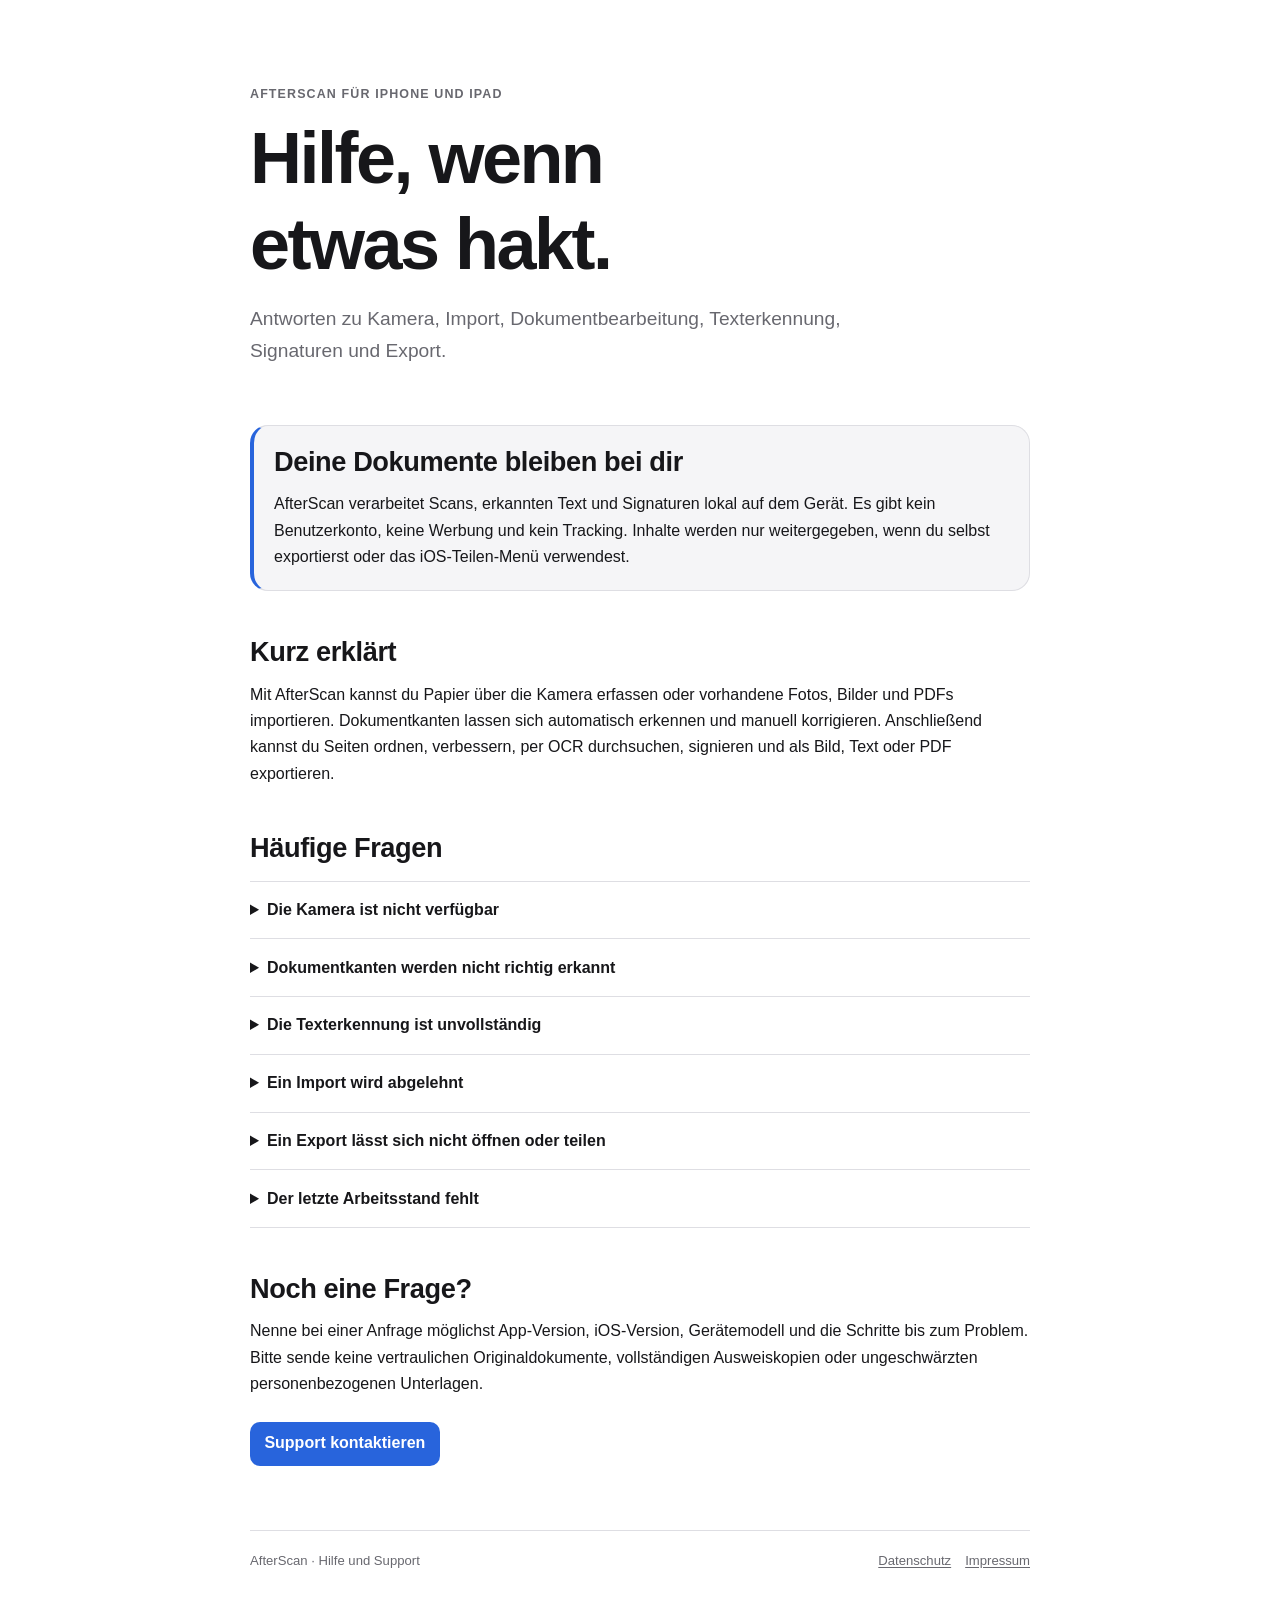
<file: index.html>
<!doctype html>
<html lang="de">
<head>
  <meta charset="utf-8">
  <meta name="viewport" content="width=device-width, initial-scale=1">
  <meta name="description" content="Hilfe und häufige Lösungen für die Dokumentenscanner-App AfterScan auf iPhone und iPad.">
  <title>AfterScan – Hilfe und Support</title>
  <link rel="stylesheet" href="styles.css">
</head>
<body>
  <div class="site-shell">
    <main>
      <header class="site-header">
        <p class="eyebrow">AfterScan für iPhone und iPad</p>
        <h1>Hilfe, wenn etwas hakt.</h1>
        <p class="lead">
          Antworten zu Kamera, Import, Dokumentbearbeitung, Texterkennung,
          Signaturen und Export.
        </p>
      </header>

      <section class="card notice" aria-labelledby="lokal">
        <h2 id="lokal">Deine Dokumente bleiben bei dir</h2>
        <p>
          AfterScan verarbeitet Scans, erkannten Text und Signaturen lokal auf dem Gerät.
          Es gibt kein Benutzerkonto, keine Werbung und kein Tracking. Inhalte werden nur
          weitergegeben, wenn du selbst exportierst oder das iOS-Teilen-Menü verwendest.
        </p>
      </section>

      <section aria-labelledby="kurz-erklaert">
        <h2 id="kurz-erklaert">Kurz erklärt</h2>
        <p>
          Mit AfterScan kannst du Papier über die Kamera erfassen oder vorhandene Fotos,
          Bilder und PDFs importieren. Dokumentkanten lassen sich automatisch erkennen und
          manuell korrigieren. Anschließend kannst du Seiten ordnen, verbessern, per OCR
          durchsuchen, signieren und als Bild, Text oder PDF exportieren.
        </p>
      </section>

      <section aria-labelledby="haeufige-fragen">
        <h2 id="haeufige-fragen">Häufige Fragen</h2>
        <div class="faq">
          <details>
            <summary>Die Kamera ist nicht verfügbar</summary>
            <p>
              Prüfe unter „Einstellungen &gt; Datenschutz &amp; Sicherheit &gt; Kamera“, ob
              AfterScan auf die Kamera zugreifen darf. Auf dem Simulator und auf Geräten
              ohne unterstützte Kamera kann die Aufnahmefunktion eingeschränkt sein.
            </p>
          </details>

          <details>
            <summary>Dokumentkanten werden nicht richtig erkannt</summary>
            <p>
              Lege das Dokument auf eine ebene, kontrastreiche Fläche, vermeide Spiegelungen
              und sorge für gleichmäßiges Licht. Die vier Eckpunkte können vor dem Scannen
              jederzeit von Hand korrigiert werden.
            </p>
          </details>

          <details>
            <summary>Die Texterkennung ist unvollständig</summary>
            <p>
              OCR hängt von Schärfe, Auflösung, Kontrast, Sprache und Seitenlayout ab.
              Korrigiere zuerst die Dokumentkanten, probiere den Filter „Dokument“ oder
              „S/W“ und starte die Texterkennung erneut.
            </p>
          </details>

          <details>
            <summary>Ein Import wird abgelehnt</summary>
            <p>
              AfterScan begrenzt eine einzelne Datei auf 250 MB und ein Arbeitsdokument auf
              100 Seiten. Unterstützt werden PDF sowie gängige Bildformate wie JPEG, PNG,
              HEIC/HEIF, TIFF, GIF und BMP.
            </p>
          </details>

          <details>
            <summary>Ein Export lässt sich nicht öffnen oder teilen</summary>
            <p>
              Prüfe den freien Gerätespeicher und versuche eine niedrigere Exportqualität.
              Für ein durchsuchbares PDF muss die Texterkennung auf allen Seiten abgeschlossen
              sein. Die Unterstützung mehrerer Bilddateien hängt auch von der Ziel-App ab.
            </p>
          </details>

          <details>
            <summary>Der letzte Arbeitsstand fehlt</summary>
            <p>
              AfterScan versucht den zuletzt lokal gespeicherten Arbeitsstand beim Start
              wiederherzustellen. Nach einer App-Löschung, Speicherbereinigung oder beschädigten
              lokalen Dateien ist das nicht immer möglich. Wichtige Dokumente solltest du nach
              Abschluss in einen selbst gewählten Speicherort exportieren.
            </p>
          </details>
        </div>
      </section>

      <section aria-labelledby="kontakt">
        <h2 id="kontakt">Noch eine Frage?</h2>
        <p>
          Nenne bei einer Anfrage möglichst App-Version, iOS-Version, Gerätemodell und die
          Schritte bis zum Problem. Bitte sende keine vertraulichen Originaldokumente,
          vollständigen Ausweiskopien oder ungeschwärzten personenbezogenen Unterlagen.
        </p>
        <a class="action" href="mailto:kobalt-schwebt-5c@icloud.com">Support kontaktieren</a>
      </section>
    </main>

    <footer class="site-footer">
      <p>AfterScan · Hilfe und Support</p>
      <nav aria-label="Rechtliches und Hilfe">
        <a href="privacy.html">Datenschutz</a>
        <a href="impressum.html">Impressum</a>
      </nav>
    </footer>
  </div>
</body>
</html>
</file>
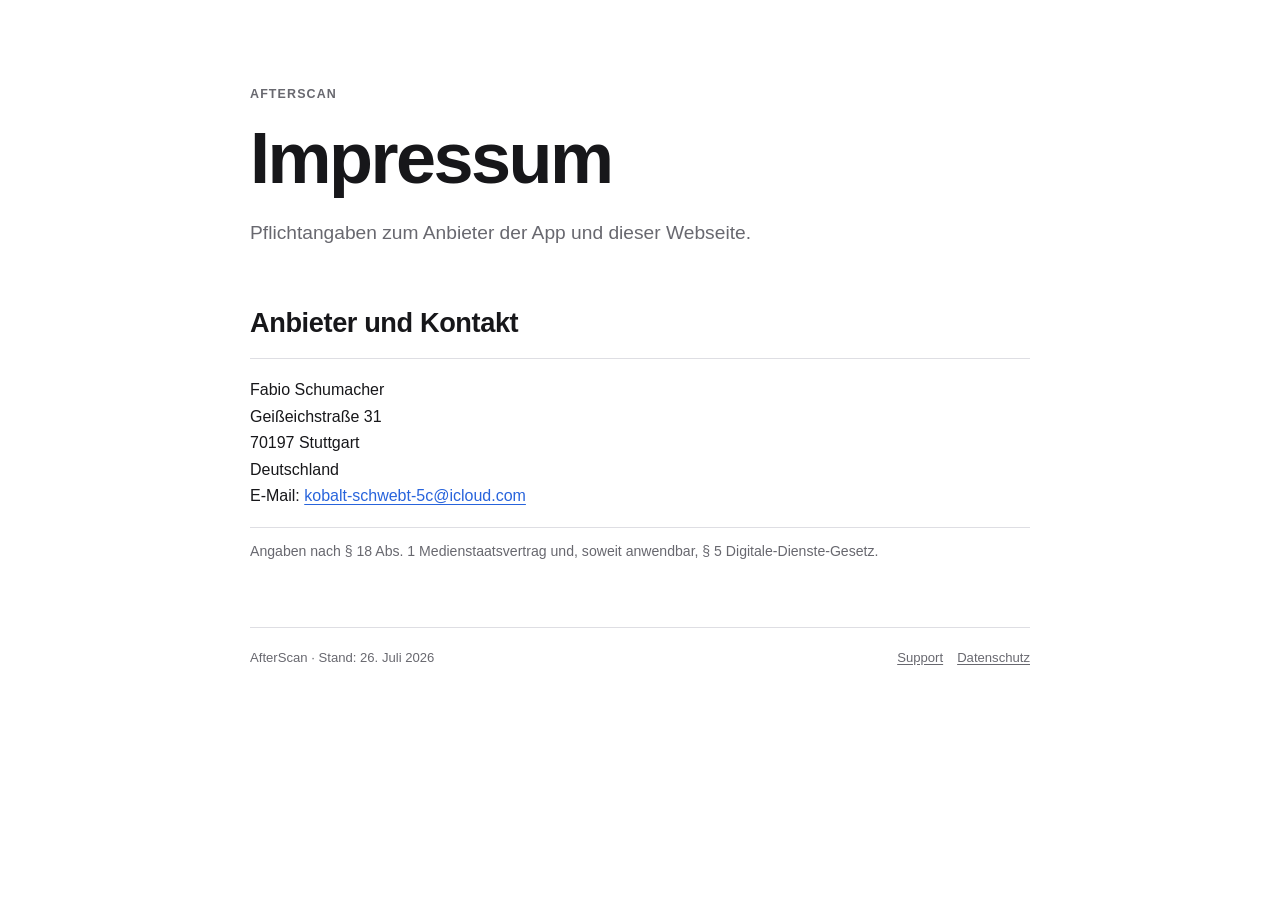
<file: impressum.html>
<!doctype html>
<html lang="de">
<head>
  <meta charset="utf-8">
  <meta name="viewport" content="width=device-width, initial-scale=1">
  <meta name="description" content="Impressum für AfterScan.">
  <meta name="robots" content="noindex,follow">
  <title>Impressum – AfterScan</title>
  <link rel="stylesheet" href="styles.css">
</head>
<body>
  <div class="site-shell">
    <main>
      <header class="site-header">
        <p class="eyebrow">AfterScan</p>
        <h1>Impressum</h1>
        <p class="lead">Pflichtangaben zum Anbieter der App und dieser Webseite.</p>
      </header>

      <section aria-labelledby="anbieter">
        <h2 id="anbieter">Anbieter und Kontakt</h2>
        <div class="legal-panel">
          <address>
            Fabio Schumacher<br>
            Geißeichstraße 31<br>
            70197 Stuttgart<br>
            Deutschland<br>
            E-Mail: <a href="mailto:kobalt-schwebt-5c@icloud.com">kobalt-schwebt-5c@icloud.com</a>
          </address>
        </div>
        <p class="muted small">
          Angaben nach § 18 Abs. 1 Medienstaatsvertrag und, soweit anwendbar,
          § 5 Digitale-Dienste-Gesetz.
        </p>
      </section>
    </main>

    <footer class="site-footer">
      <p>AfterScan · Stand: 26. Juli 2026</p>
      <nav aria-label="Rechtliches und Hilfe">
        <a href="./">Support</a>
        <a href="privacy.html">Datenschutz</a>
      </nav>
    </footer>
  </div>
</body>
</html>
</file>
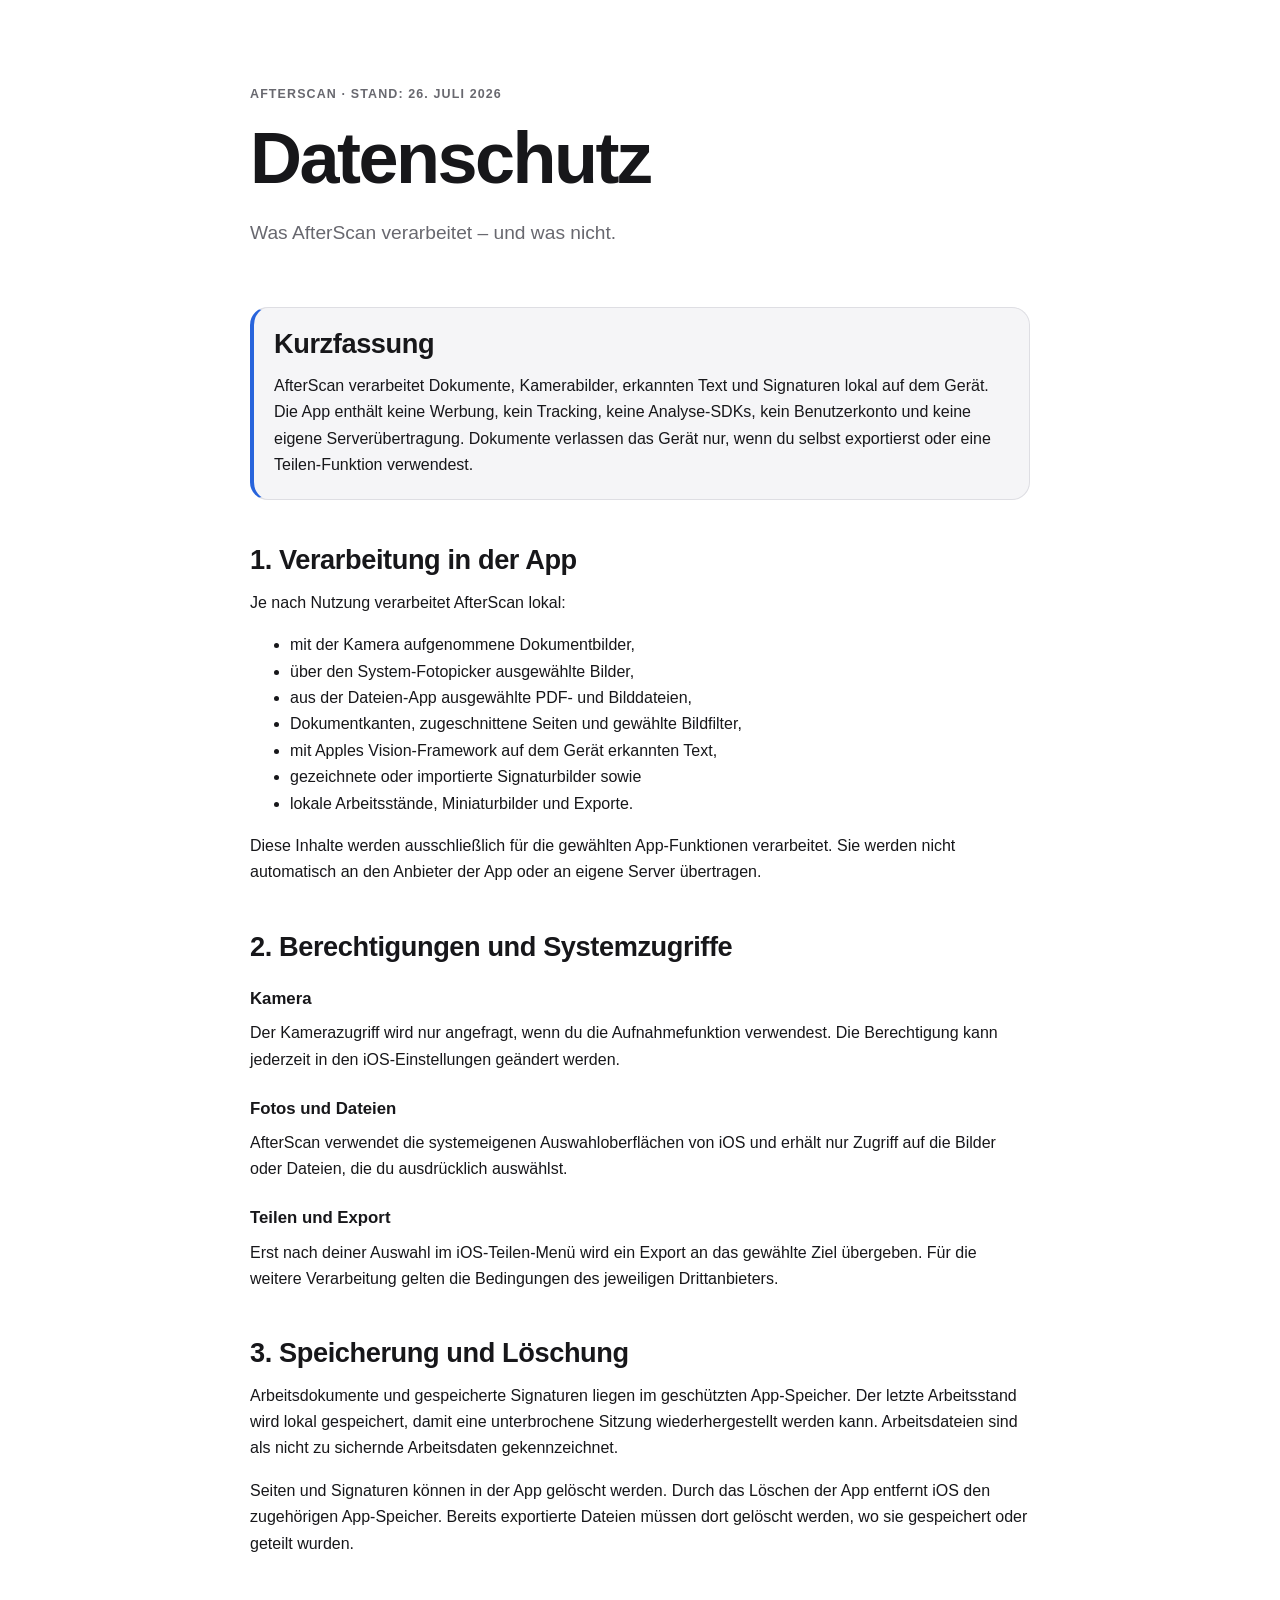
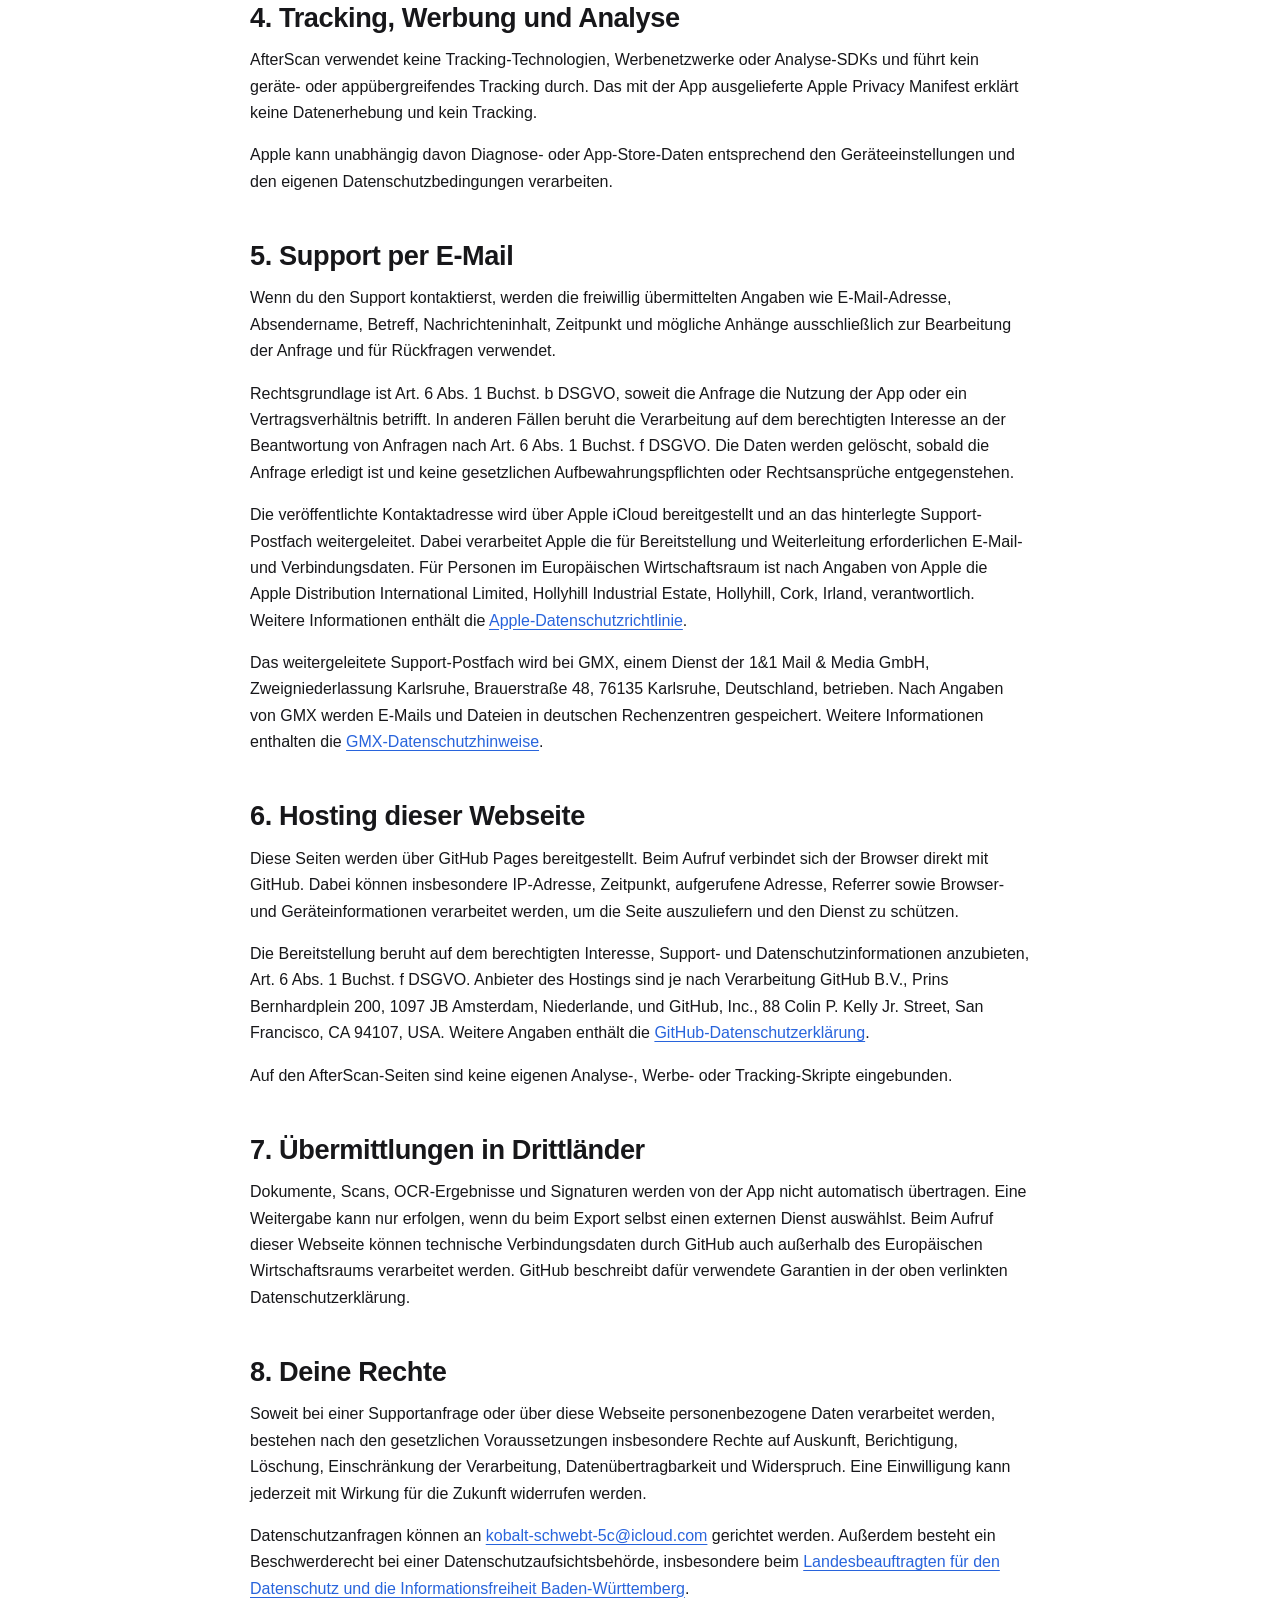
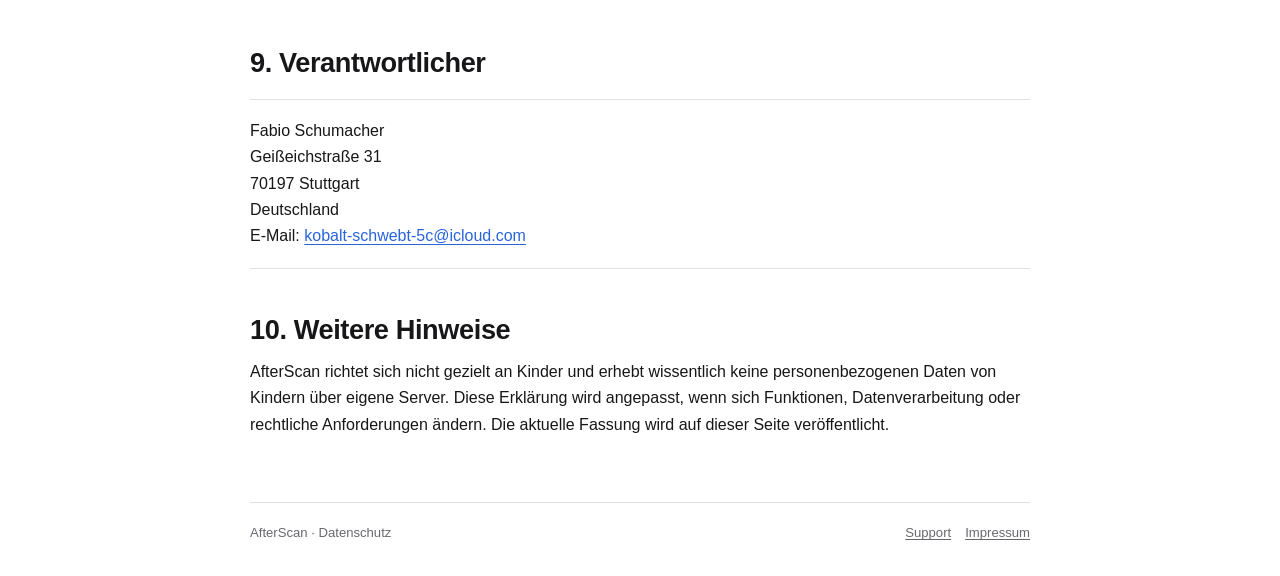
<file: privacy.html>
<!doctype html>
<html lang="de">
<head>
  <meta charset="utf-8">
  <meta name="viewport" content="width=device-width, initial-scale=1">
  <meta name="description" content="Datenschutzerklärung für die iPhone- und iPad-App AfterScan.">
  <meta name="robots" content="noindex,follow">
  <title>Datenschutz – AfterScan</title>
  <link rel="stylesheet" href="styles.css">
</head>
<body>
  <div class="site-shell">
    <main>
      <header class="site-header">
        <p class="eyebrow">AfterScan · Stand: 26. Juli 2026</p>
        <h1>Datenschutz</h1>
        <p class="lead">Was AfterScan verarbeitet – und was nicht.</p>
      </header>

      <section class="card notice" aria-labelledby="kurzfassung">
        <h2 id="kurzfassung">Kurzfassung</h2>
        <p>
          AfterScan verarbeitet Dokumente, Kamerabilder, erkannten Text und Signaturen lokal
          auf dem Gerät. Die App enthält keine Werbung, kein Tracking, keine Analyse-SDKs,
          kein Benutzerkonto und keine eigene Serverübertragung. Dokumente verlassen das
          Gerät nur, wenn du selbst exportierst oder eine Teilen-Funktion verwendest.
        </p>
      </section>

      <section aria-labelledby="app-verarbeitung">
        <h2 id="app-verarbeitung">1. Verarbeitung in der App</h2>
        <p>Je nach Nutzung verarbeitet AfterScan lokal:</p>
        <ul>
          <li>mit der Kamera aufgenommene Dokumentbilder,</li>
          <li>über den System-Fotopicker ausgewählte Bilder,</li>
          <li>aus der Dateien-App ausgewählte PDF- und Bilddateien,</li>
          <li>Dokumentkanten, zugeschnittene Seiten und gewählte Bildfilter,</li>
          <li>mit Apples Vision-Framework auf dem Gerät erkannten Text,</li>
          <li>gezeichnete oder importierte Signaturbilder sowie</li>
          <li>lokale Arbeitsstände, Miniaturbilder und Exporte.</li>
        </ul>
        <p>
          Diese Inhalte werden ausschließlich für die gewählten App-Funktionen verarbeitet.
          Sie werden nicht automatisch an den Anbieter der App oder an eigene Server übertragen.
        </p>
      </section>

      <section aria-labelledby="systemzugriffe">
        <h2 id="systemzugriffe">2. Berechtigungen und Systemzugriffe</h2>
        <h3>Kamera</h3>
        <p>
          Der Kamerazugriff wird nur angefragt, wenn du die Aufnahmefunktion verwendest.
          Die Berechtigung kann jederzeit in den iOS-Einstellungen geändert werden.
        </p>
        <h3>Fotos und Dateien</h3>
        <p>
          AfterScan verwendet die systemeigenen Auswahloberflächen von iOS und erhält nur
          Zugriff auf die Bilder oder Dateien, die du ausdrücklich auswählst.
        </p>
        <h3>Teilen und Export</h3>
        <p>
          Erst nach deiner Auswahl im iOS-Teilen-Menü wird ein Export an das gewählte Ziel
          übergeben. Für die weitere Verarbeitung gelten die Bedingungen des jeweiligen
          Drittanbieters.
        </p>
      </section>

      <section aria-labelledby="speicherung">
        <h2 id="speicherung">3. Speicherung und Löschung</h2>
        <p>
          Arbeitsdokumente und gespeicherte Signaturen liegen im geschützten App-Speicher.
          Der letzte Arbeitsstand wird lokal gespeichert, damit eine unterbrochene Sitzung
          wiederhergestellt werden kann. Arbeitsdateien sind als nicht zu sichernde
          Arbeitsdaten gekennzeichnet.
        </p>
        <p>
          Seiten und Signaturen können in der App gelöscht werden. Durch das Löschen der App
          entfernt iOS den zugehörigen App-Speicher. Bereits exportierte Dateien müssen dort
          gelöscht werden, wo sie gespeichert oder geteilt wurden.
        </p>
      </section>

      <section aria-labelledby="tracking">
        <h2 id="tracking">4. Tracking, Werbung und Analyse</h2>
        <p>
          AfterScan verwendet keine Tracking-Technologien, Werbenetzwerke oder Analyse-SDKs
          und führt kein geräte- oder appübergreifendes Tracking durch. Das mit der App
          ausgelieferte Apple Privacy Manifest erklärt keine Datenerhebung und kein Tracking.
        </p>
        <p>
          Apple kann unabhängig davon Diagnose- oder App-Store-Daten entsprechend den
          Geräteeinstellungen und den eigenen Datenschutzbedingungen verarbeiten.
        </p>
      </section>

      <section aria-labelledby="email-support">
        <h2 id="email-support">5. Support per E-Mail</h2>
        <p>
          Wenn du den Support kontaktierst, werden die freiwillig übermittelten Angaben wie
          E-Mail-Adresse, Absendername, Betreff, Nachrichteninhalt, Zeitpunkt und mögliche
          Anhänge ausschließlich zur Bearbeitung der Anfrage und für Rückfragen verwendet.
        </p>
        <p>
          Rechtsgrundlage ist Art. 6 Abs. 1 Buchst. b DSGVO, soweit die Anfrage die Nutzung
          der App oder ein Vertragsverhältnis betrifft. In anderen Fällen beruht die
          Verarbeitung auf dem berechtigten Interesse an der Beantwortung von Anfragen nach
          Art. 6 Abs. 1 Buchst. f DSGVO. Die Daten werden gelöscht, sobald die Anfrage erledigt
          ist und keine gesetzlichen Aufbewahrungspflichten oder Rechtsansprüche entgegenstehen.
        </p>
        <p>
          Die veröffentlichte Kontaktadresse wird über Apple iCloud bereitgestellt und an das
          hinterlegte Support-Postfach weitergeleitet. Dabei verarbeitet Apple die für
          Bereitstellung und Weiterleitung erforderlichen E-Mail- und Verbindungsdaten. Für
          Personen im Europäischen Wirtschaftsraum ist nach Angaben von Apple die Apple
          Distribution International Limited, Hollyhill Industrial Estate, Hollyhill, Cork,
          Irland, verantwortlich. Weitere Informationen enthält die
          <a href="https://www.apple.com/de/legal/privacy/de-ww/">Apple-Datenschutzrichtlinie</a>.
        </p>
        <p>
          Das weitergeleitete Support-Postfach wird bei GMX, einem Dienst der 1&amp;1 Mail &amp;
          Media GmbH, Zweigniederlassung Karlsruhe, Brauerstraße 48, 76135 Karlsruhe,
          Deutschland, betrieben. Nach Angaben von GMX werden E-Mails und Dateien in deutschen
          Rechenzentren gespeichert. Weitere Informationen enthalten die
          <a href="https://agb-server.gmx.net/datenschutz">GMX-Datenschutzhinweise</a>.
        </p>
      </section>

      <section aria-labelledby="hosting">
        <h2 id="hosting">6. Hosting dieser Webseite</h2>
        <p>
          Diese Seiten werden über GitHub Pages bereitgestellt. Beim Aufruf verbindet sich
          der Browser direkt mit GitHub. Dabei können insbesondere IP-Adresse, Zeitpunkt,
          aufgerufene Adresse, Referrer sowie Browser- und Geräteinformationen verarbeitet
          werden, um die Seite auszuliefern und den Dienst zu schützen.
        </p>
        <p>
          Die Bereitstellung beruht auf dem berechtigten Interesse, Support- und
          Datenschutzinformationen anzubieten, Art. 6 Abs. 1 Buchst. f DSGVO. Anbieter des
          Hostings sind je nach Verarbeitung GitHub B.V., Prins Bernhardplein 200,
          1097 JB Amsterdam, Niederlande, und GitHub, Inc., 88 Colin P. Kelly Jr. Street,
          San Francisco, CA 94107, USA. Weitere Angaben enthält die
          <a href="https://docs.github.com/de/site-policy/privacy-policies/github-general-privacy-statement">GitHub-Datenschutzerklärung</a>.
        </p>
        <p>
          Auf den AfterScan-Seiten sind keine eigenen Analyse-, Werbe- oder Tracking-Skripte
          eingebunden.
        </p>
      </section>

      <section aria-labelledby="drittlaender">
        <h2 id="drittlaender">7. Übermittlungen in Drittländer</h2>
        <p>
          Dokumente, Scans, OCR-Ergebnisse und Signaturen werden von der App nicht automatisch
          übertragen. Eine Weitergabe kann nur erfolgen, wenn du beim Export selbst einen
          externen Dienst auswählst. Beim Aufruf dieser Webseite können technische
          Verbindungsdaten durch GitHub auch außerhalb des Europäischen Wirtschaftsraums
          verarbeitet werden. GitHub beschreibt dafür verwendete Garantien in der oben
          verlinkten Datenschutzerklärung.
        </p>
      </section>

      <section aria-labelledby="rechte">
        <h2 id="rechte">8. Deine Rechte</h2>
        <p>
          Soweit bei einer Supportanfrage oder über diese Webseite personenbezogene Daten
          verarbeitet werden, bestehen nach den gesetzlichen Voraussetzungen insbesondere
          Rechte auf Auskunft, Berichtigung, Löschung, Einschränkung der Verarbeitung,
          Datenübertragbarkeit und Widerspruch. Eine Einwilligung kann jederzeit mit Wirkung
          für die Zukunft widerrufen werden.
        </p>
        <p>
          Datenschutzanfragen können an
          <a href="mailto:kobalt-schwebt-5c@icloud.com">kobalt-schwebt-5c@icloud.com</a>
          gerichtet werden. Außerdem besteht ein Beschwerderecht bei einer
          Datenschutzaufsichtsbehörde, insbesondere beim
          <a href="https://www.baden-wuerttemberg.datenschutz.de/beschwerde/">Landesbeauftragten für den Datenschutz und die Informationsfreiheit Baden-Württemberg</a>.
        </p>
      </section>

      <section aria-labelledby="verantwortlicher">
        <h2 id="verantwortlicher">9. Verantwortlicher</h2>
        <div class="legal-panel">
          <address>
            Fabio Schumacher<br>
            Geißeichstraße 31<br>
            70197 Stuttgart<br>
            Deutschland<br>
            E-Mail: <a href="mailto:kobalt-schwebt-5c@icloud.com">kobalt-schwebt-5c@icloud.com</a>
          </address>
        </div>
      </section>

      <section aria-labelledby="weitere-hinweise">
        <h2 id="weitere-hinweise">10. Weitere Hinweise</h2>
        <p>
          AfterScan richtet sich nicht gezielt an Kinder und erhebt wissentlich keine
          personenbezogenen Daten von Kindern über eigene Server. Diese Erklärung wird
          angepasst, wenn sich Funktionen, Datenverarbeitung oder rechtliche Anforderungen
          ändern. Die aktuelle Fassung wird auf dieser Seite veröffentlicht.
        </p>
      </section>
    </main>

    <footer class="site-footer">
      <p>AfterScan · Datenschutz</p>
      <nav aria-label="Rechtliches und Hilfe">
        <a href="./">Support</a>
        <a href="impressum.html">Impressum</a>
      </nav>
    </footer>
  </div>
</body>
</html>
</file>
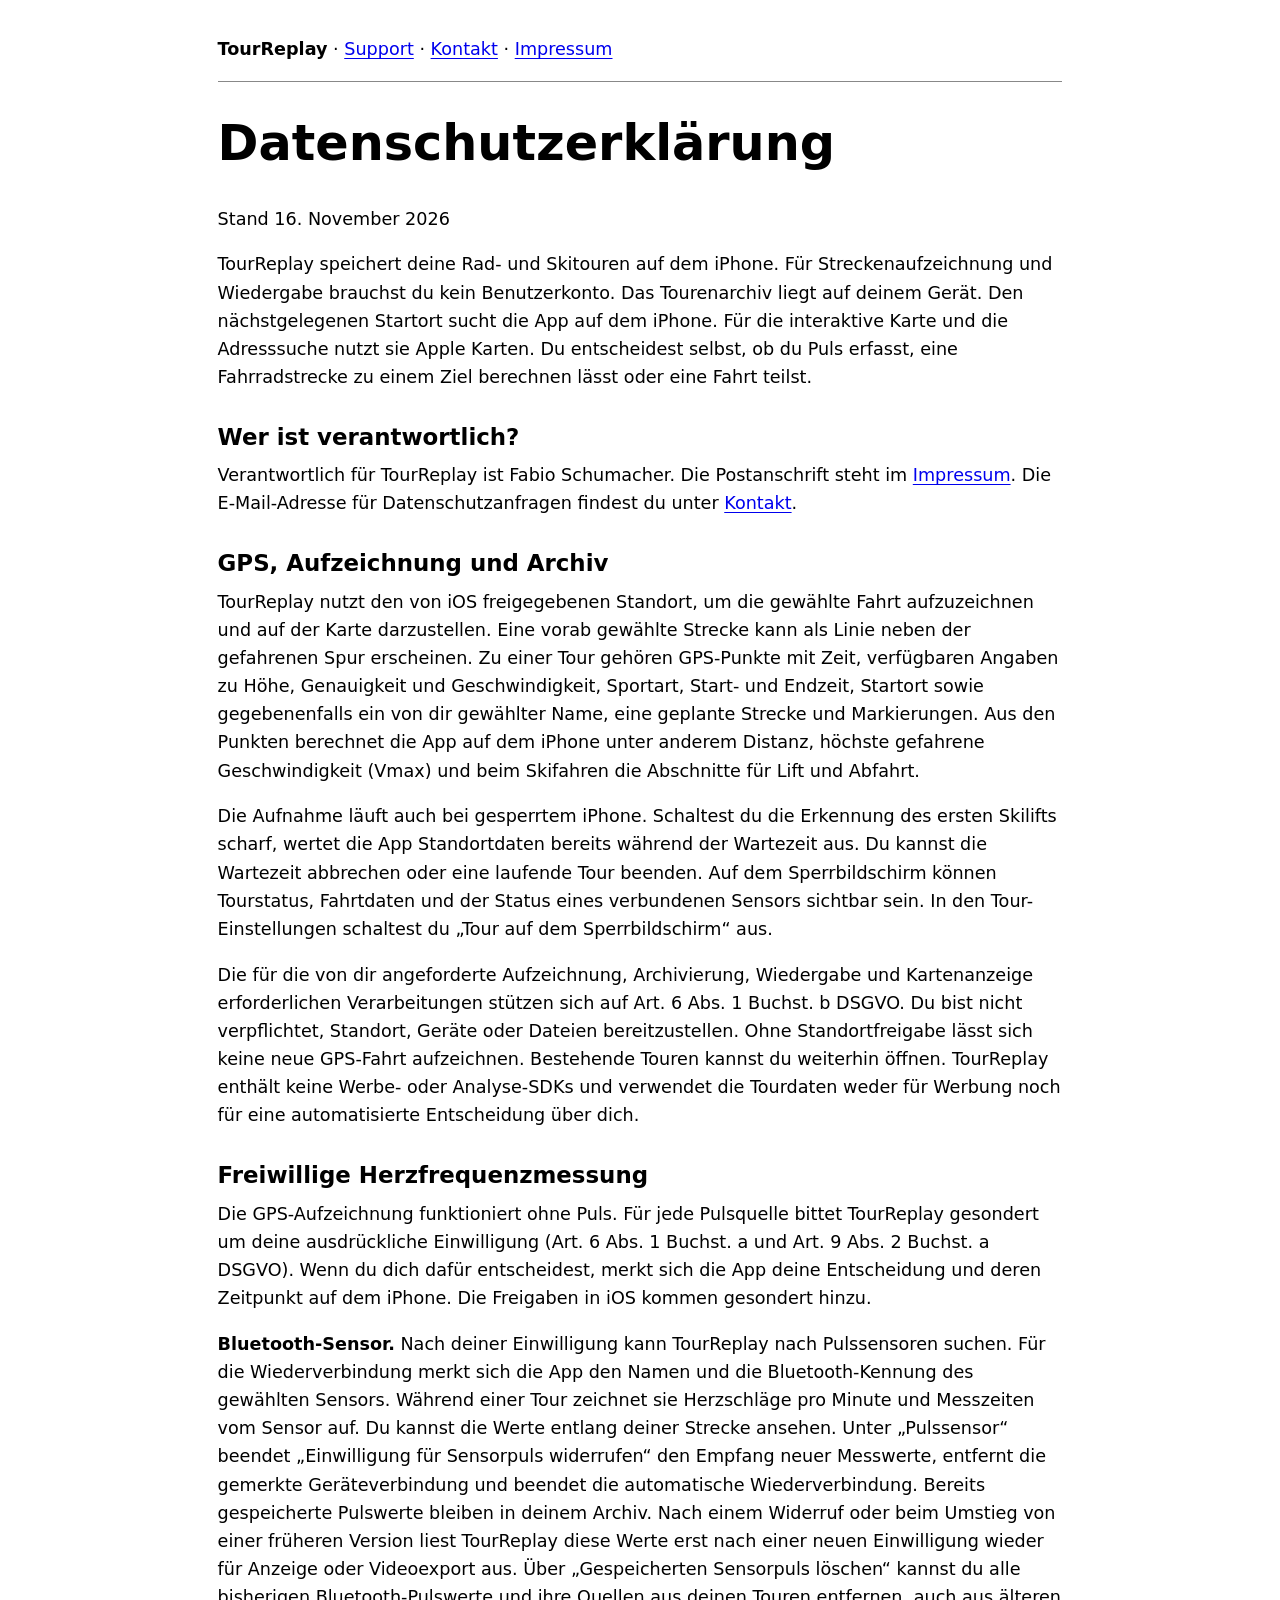
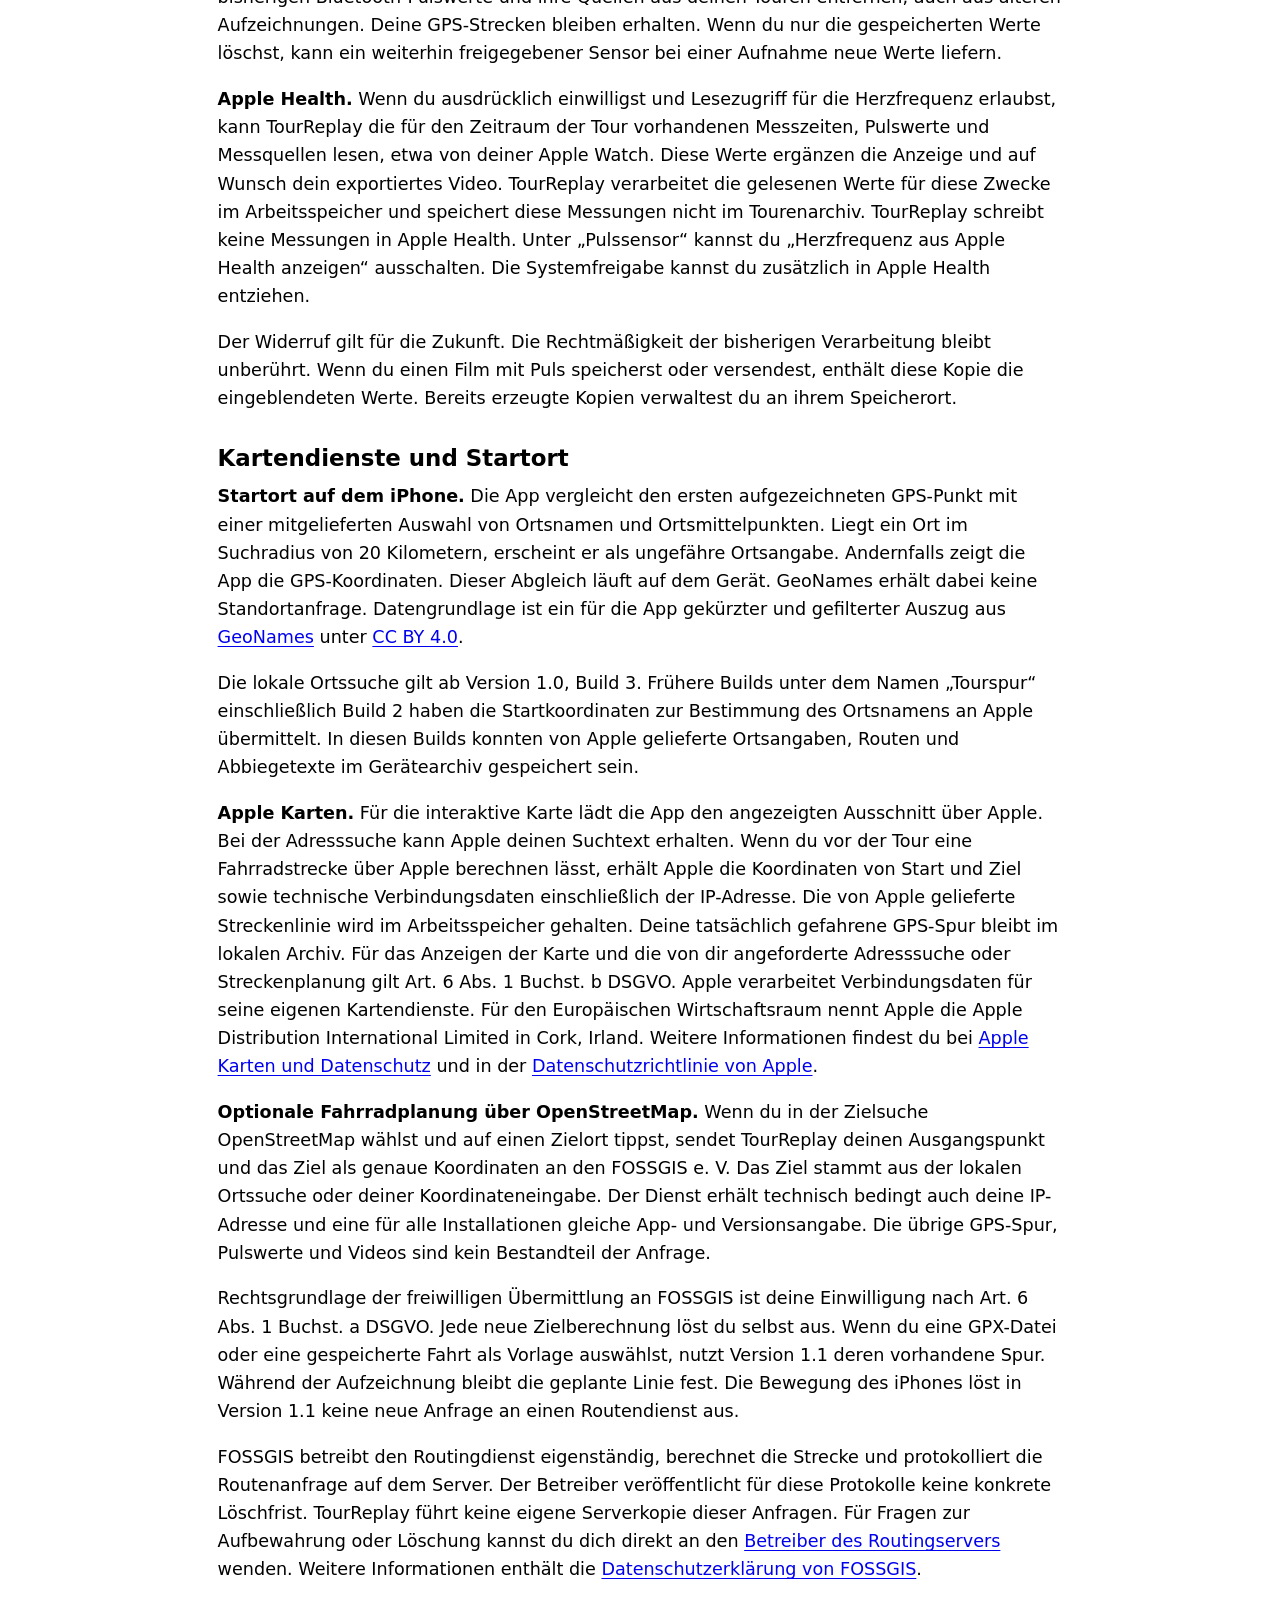
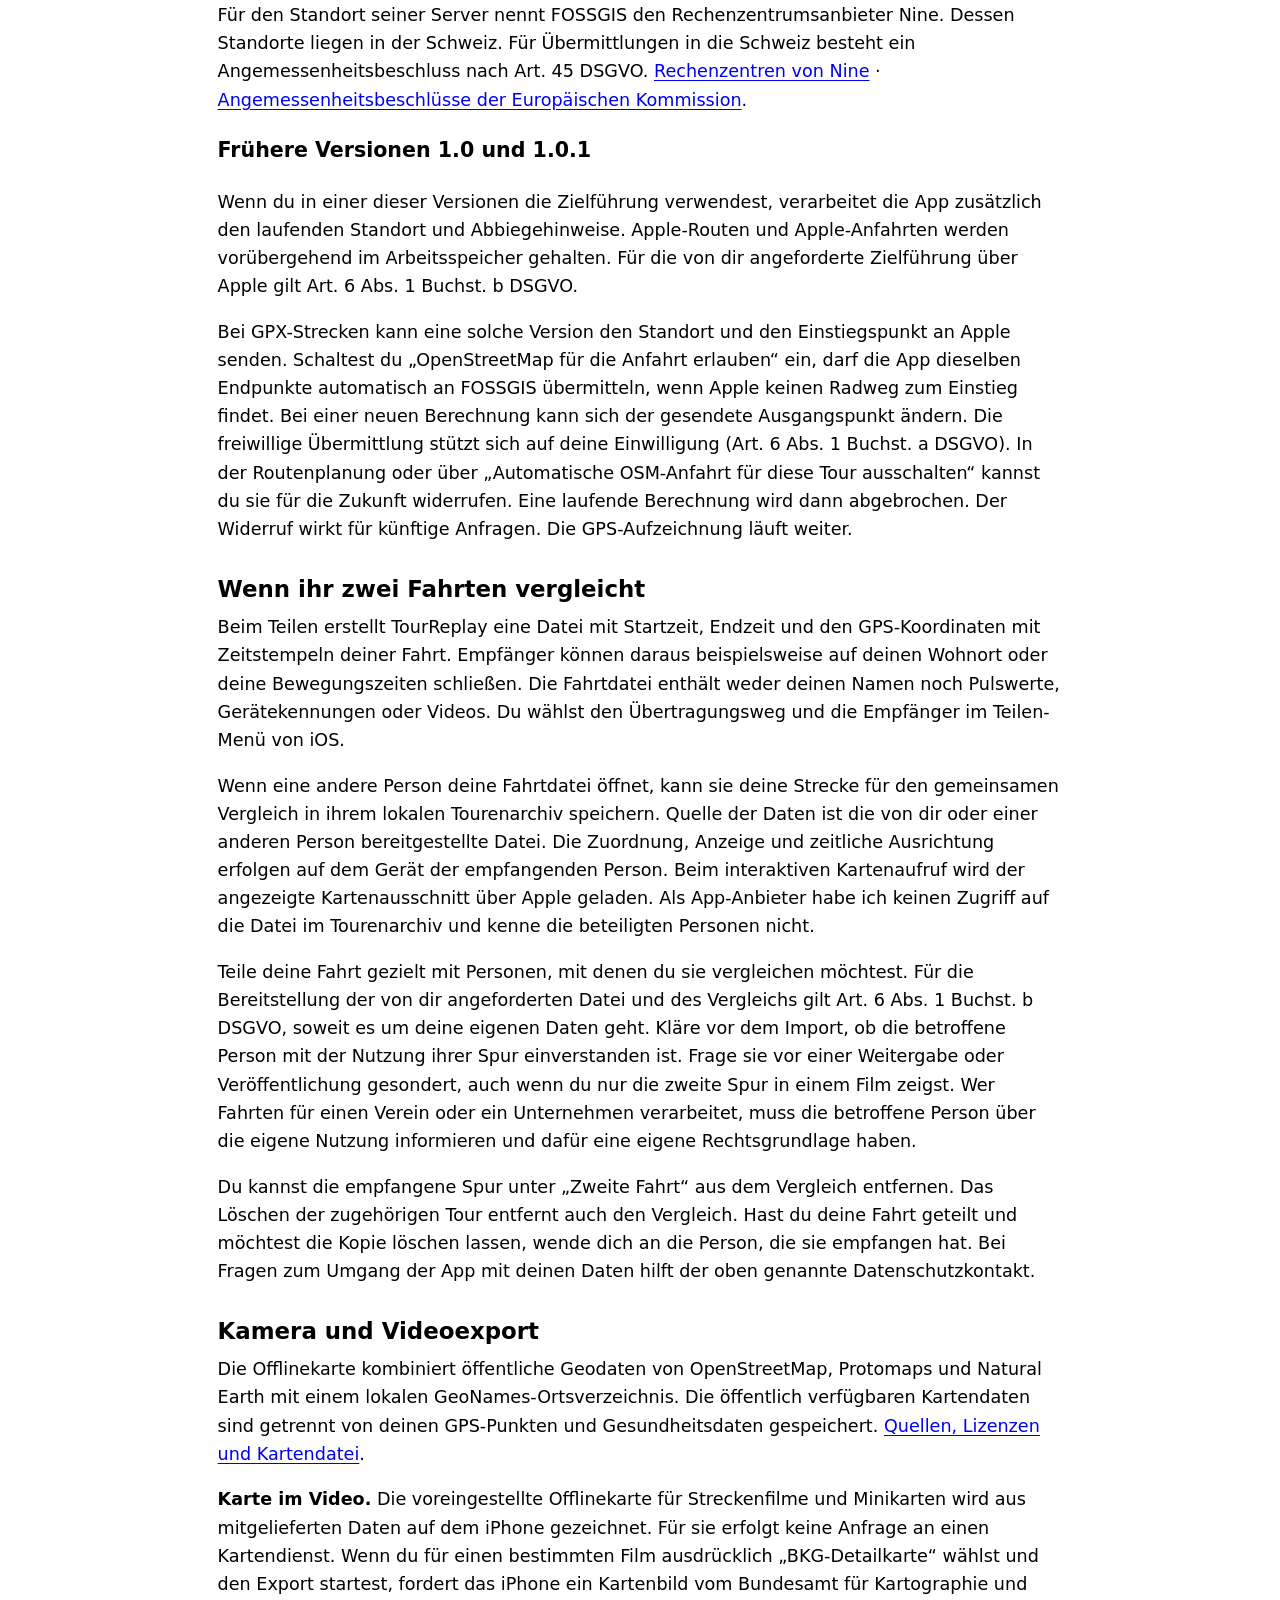
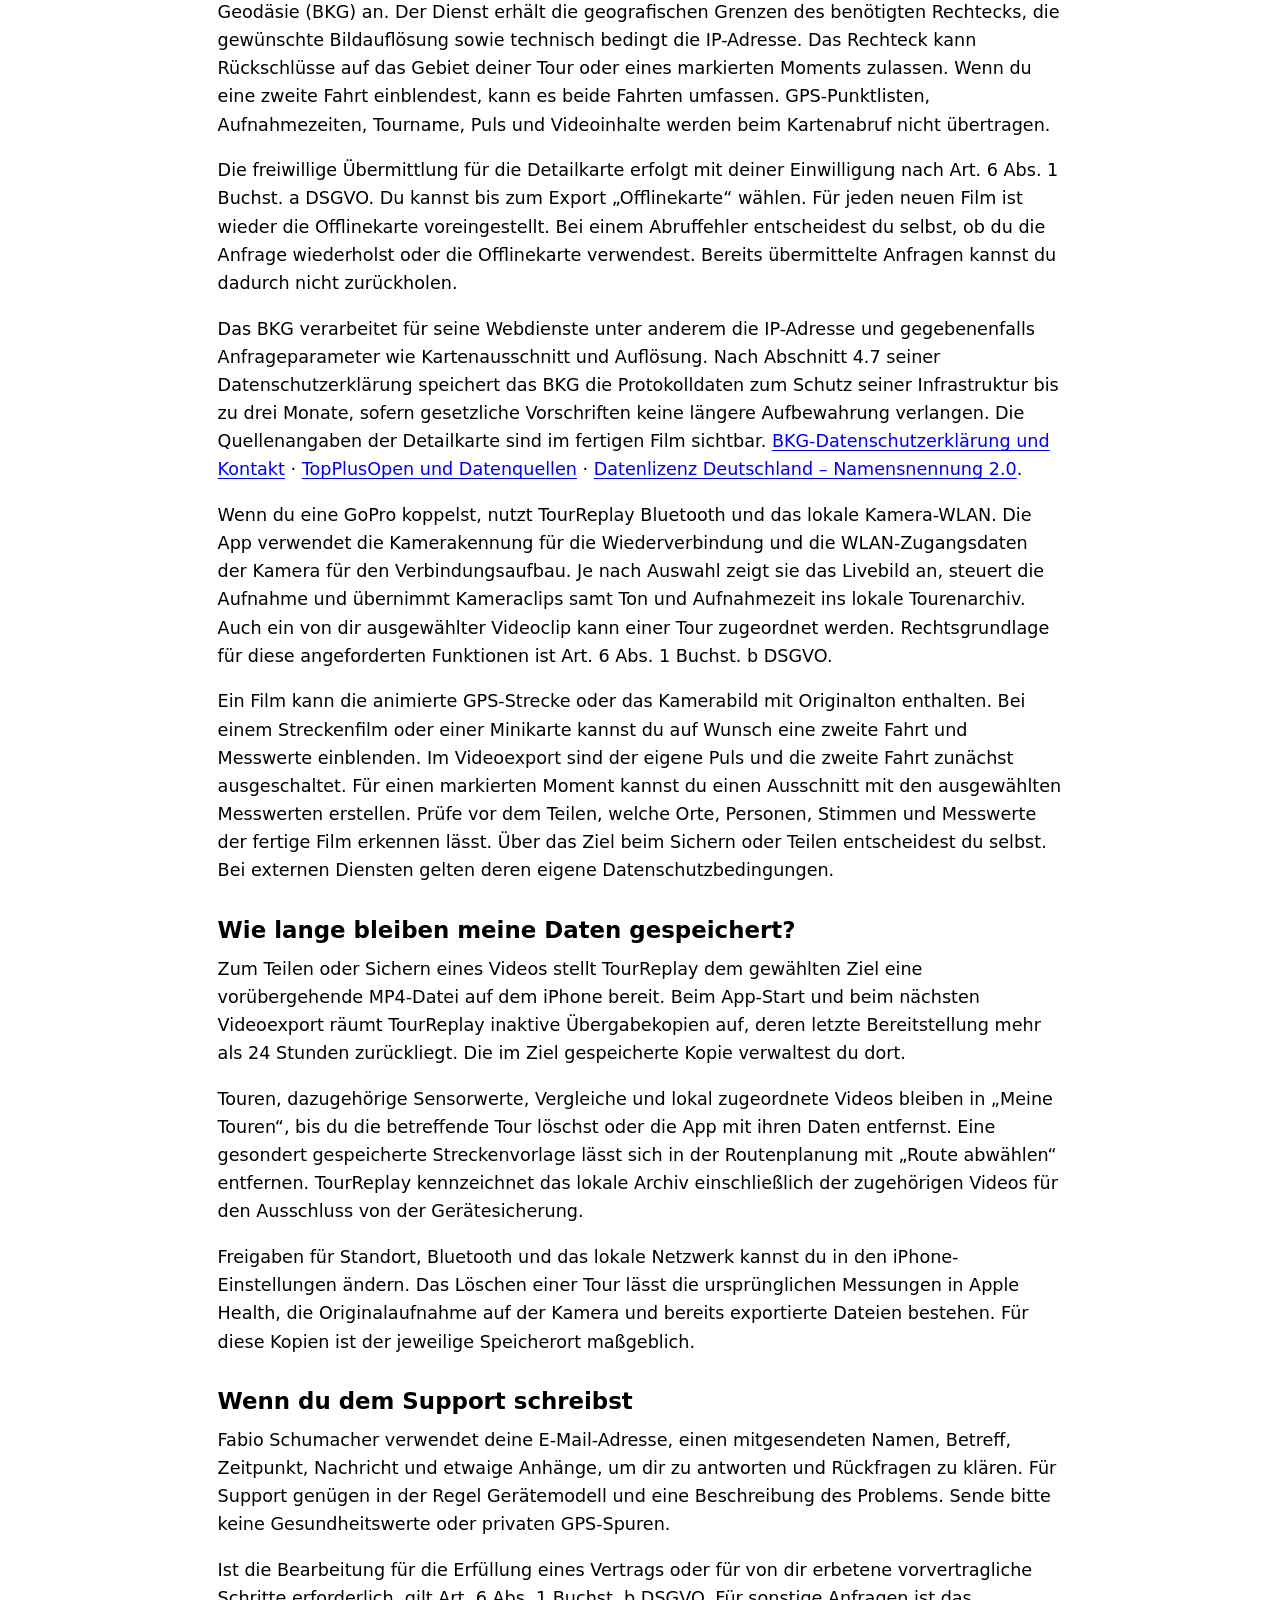
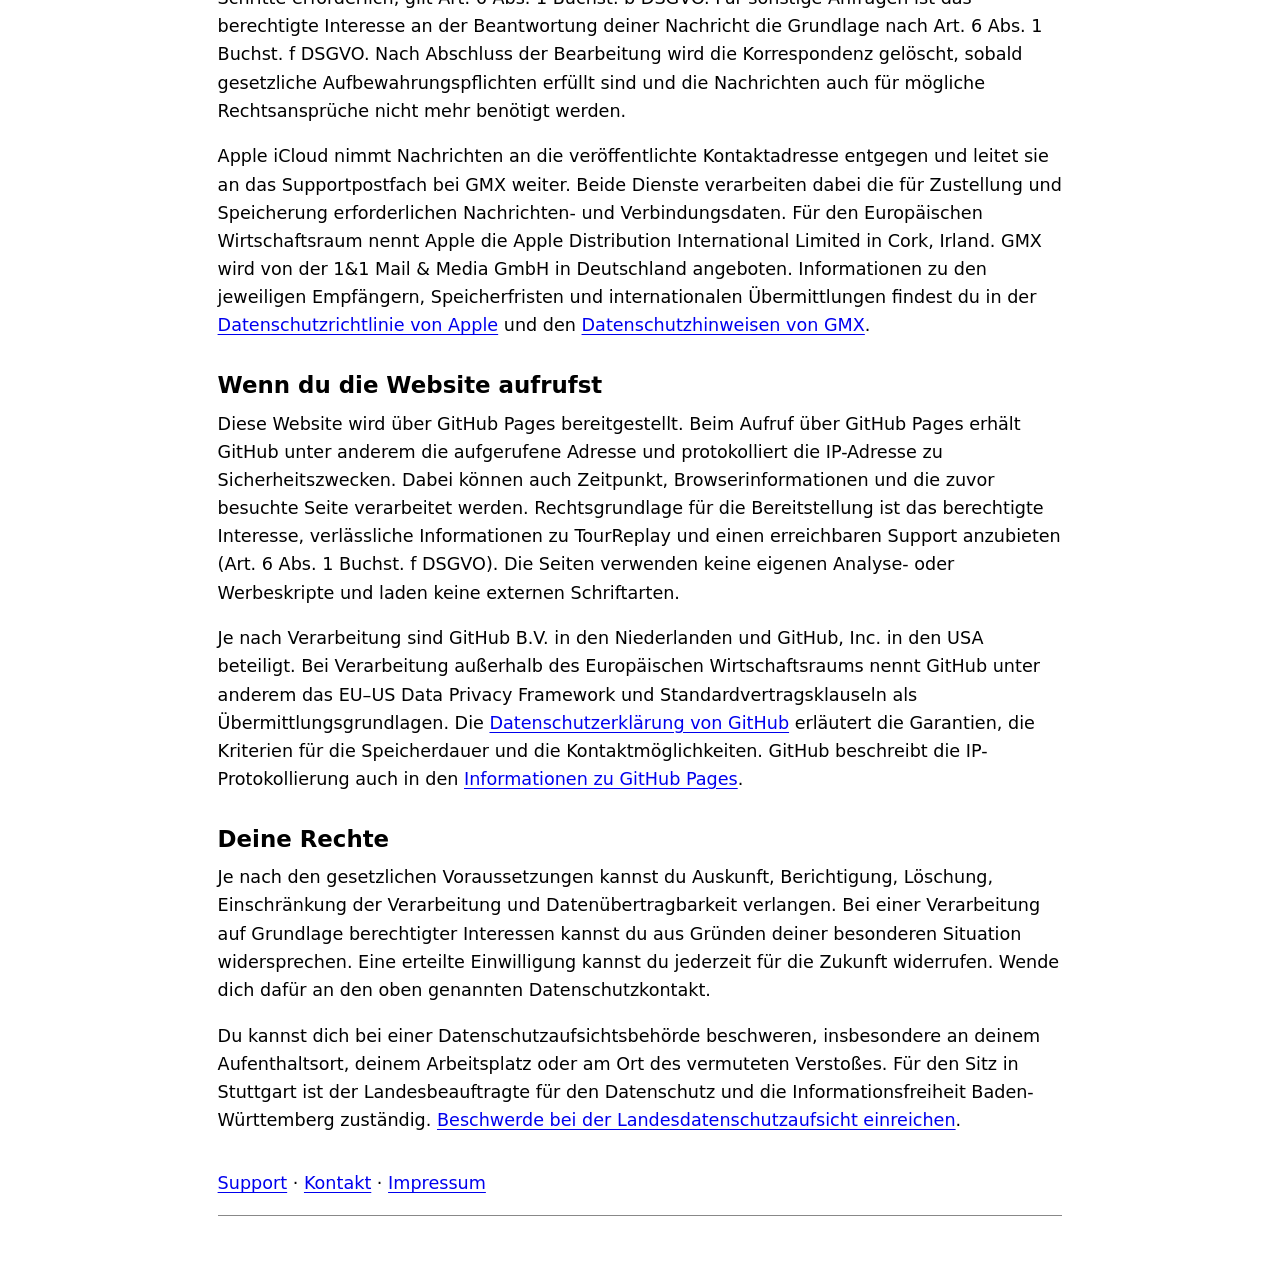
<file: tourreplay/datenschutz.html>
<!doctype html>
<html lang="de">
<head>
  <meta charset="utf-8">
  <meta name="viewport" content="width=device-width,initial-scale=1">
  <title>Datenschutzerklärung für TourReplay</title>
  <style>
    :root { color-scheme: light dark; font: 110%/1.6 system-ui, sans-serif; }
    body { max-width: 48rem; margin: auto; padding: 1rem clamp(1rem,5vw,3rem) 4rem; }
    header, footer { padding: 1rem 0; border-block-end: 1px solid #888; }
    h1 { font-size: clamp(1.8rem,5vw,2.8rem); line-height: 1.15; }
    h2 { margin: 1.8rem 0 .3rem; font-size: 1.3rem; line-height: 1.3; }
    p { margin: .5rem 0 1rem; } a { text-underline-offset: .18em; }
    a { overflow-wrap: anywhere; }
  </style>
</head>
<body>
<header><nav aria-label="TourReplay"><strong>TourReplay</strong> · <a href="support.html">Support</a> · <a href="kontakt.html">Kontakt</a> · <a href="impressum.html">Impressum</a></nav></header>
<main>
  <h1>Datenschutzerklärung</h1>
  <p>Stand <time datetime="2026-11-16">16. November 2026</time></p>
  <p>TourReplay speichert deine Rad- und Skitouren auf dem iPhone. Für Streckenaufzeichnung und Wiedergabe brauchst du kein Benutzerkonto. Das Tourenarchiv liegt auf deinem Gerät. Den nächstgelegenen Startort sucht die App auf dem iPhone. Für die interaktive Karte und die Adresssuche nutzt sie Apple Karten. Du entscheidest selbst, ob du Puls erfasst, eine Fahrradstrecke zu einem Ziel berechnen lässt oder eine Fahrt teilst.</p>
  <h2>Wer ist verantwortlich?</h2>
  <p>Verantwortlich für TourReplay ist Fabio Schumacher. Die Postanschrift steht im <a href="impressum.html">Impressum</a>. Die E-Mail-Adresse für Datenschutzanfragen findest du unter <a href="kontakt.html">Kontakt</a>.</p>
  <h2>GPS, Aufzeichnung und Archiv</h2>
  <p>TourReplay nutzt den von iOS freigegebenen Standort, um die gewählte Fahrt aufzuzeichnen und auf der Karte darzustellen. Eine vorab gewählte Strecke kann als Linie neben der gefahrenen Spur erscheinen. Zu einer Tour gehören GPS-Punkte mit Zeit, verfügbaren Angaben zu Höhe, Genauigkeit und Geschwindigkeit, Sportart, Start- und Endzeit, Startort sowie gegebenenfalls ein von dir gewählter Name, eine geplante Strecke und Markierungen. Aus den Punkten berechnet die App auf dem iPhone unter anderem Distanz, höchste gefahrene Geschwindigkeit (Vmax) und beim Skifahren die Abschnitte für Lift und Abfahrt.</p>
  <p>Die Aufnahme läuft auch bei gesperrtem iPhone. Schaltest du die Erkennung des ersten Skilifts scharf, wertet die App Standortdaten bereits während der Wartezeit aus. Du kannst die Wartezeit abbrechen oder eine laufende Tour beenden. Auf dem Sperrbildschirm können Tourstatus, Fahrtdaten und der Status eines verbundenen Sensors sichtbar sein. In den Tour-Einstellungen schaltest du „Tour auf dem Sperrbildschirm“ aus.</p>
  <p>Die für die von dir angeforderte Aufzeichnung, Archivierung, Wiedergabe und Kartenanzeige erforderlichen Verarbeitungen stützen sich auf Art. 6 Abs. 1 Buchst. b DSGVO. Du bist nicht verpflichtet, Standort, Geräte oder Dateien bereitzustellen. Ohne Standortfreigabe lässt sich keine neue GPS-Fahrt aufzeichnen. Bestehende Touren kannst du weiterhin öffnen. TourReplay enthält keine Werbe- oder Analyse-SDKs und verwendet die Tourdaten weder für Werbung noch für eine automatisierte Entscheidung über dich.</p>
  <h2 id="puls">Freiwillige Herzfrequenzmessung</h2>
  <p>Die GPS-Aufzeichnung funktioniert ohne Puls. Für jede Pulsquelle bittet TourReplay gesondert um deine ausdrückliche Einwilligung (Art. 6 Abs. 1 Buchst. a und Art. 9 Abs. 2 Buchst. a DSGVO). Wenn du dich dafür entscheidest, merkt sich die App deine Entscheidung und deren Zeitpunkt auf dem iPhone. Die Freigaben in iOS kommen gesondert hinzu.</p>
  <p><strong>Bluetooth-Sensor.</strong> Nach deiner Einwilligung kann TourReplay nach Pulssensoren suchen. Für die Wiederverbindung merkt sich die App den Namen und die Bluetooth-Kennung des gewählten Sensors. Während einer Tour zeichnet sie Herzschläge pro Minute und Messzeiten vom Sensor auf. Du kannst die Werte entlang deiner Strecke ansehen. Unter „Pulssensor“ beendet „Einwilligung für Sensorpuls widerrufen“ den Empfang neuer Messwerte, entfernt die gemerkte Geräteverbindung und beendet die automatische Wiederverbindung. Bereits gespeicherte Pulswerte bleiben in deinem Archiv. Nach einem Widerruf oder beim Umstieg von einer früheren Version liest TourReplay diese Werte erst nach einer neuen Einwilligung wieder für Anzeige oder Videoexport aus. Über „Gespeicherten Sensorpuls löschen“ kannst du alle bisherigen Bluetooth-Pulswerte und ihre Quellen aus deinen Touren entfernen, auch aus älteren Aufzeichnungen. Deine GPS-Strecken bleiben erhalten. Wenn du nur die gespeicherten Werte löschst, kann ein weiterhin freigegebener Sensor bei einer Aufnahme neue Werte liefern.</p>
  <p><strong>Apple Health.</strong> Wenn du ausdrücklich einwilligst und Lesezugriff für die Herzfrequenz erlaubst, kann TourReplay die für den Zeitraum der Tour vorhandenen Messzeiten, Pulswerte und Messquellen lesen, etwa von deiner Apple Watch. Diese Werte ergänzen die Anzeige und auf Wunsch dein exportiertes Video. TourReplay verarbeitet die gelesenen Werte für diese Zwecke im Arbeitsspeicher und speichert diese Messungen nicht im Tourenarchiv. TourReplay schreibt keine Messungen in Apple Health. Unter „Pulssensor“ kannst du „Herzfrequenz aus Apple Health anzeigen“ ausschalten. Die Systemfreigabe kannst du zusätzlich in Apple Health entziehen.</p>
  <p>Der Widerruf gilt für die Zukunft. Die Rechtmäßigkeit der bisherigen Verarbeitung bleibt unberührt. Wenn du einen Film mit Puls speicherst oder versendest, enthält diese Kopie die eingeblendeten Werte. Bereits erzeugte Kopien verwaltest du an ihrem Speicherort.</p>
  <h2>Kartendienste und Startort</h2>
  <p><strong>Startort auf dem iPhone.</strong> Die App vergleicht den ersten aufgezeichneten GPS-Punkt mit einer mitgelieferten Auswahl von Ortsnamen und Ortsmittelpunkten. Liegt ein Ort im Suchradius von 20 Kilometern, erscheint er als ungefähre Ortsangabe. Andernfalls zeigt die App die GPS-Koordinaten. Dieser Abgleich läuft auf dem Gerät. GeoNames erhält dabei keine Standortanfrage. Datengrundlage ist ein für die App gekürzter und gefilterter Auszug aus <a href="https://www.geonames.org/export/">GeoNames</a> unter <a href="https://creativecommons.org/licenses/by/4.0/">CC BY 4.0</a>.</p>
  <p>Die lokale Ortssuche gilt ab Version 1.0, Build 3. Frühere Builds unter dem Namen „Tourspur“ einschließlich Build 2 haben die Startkoordinaten zur Bestimmung des Ortsnamens an Apple übermittelt. In diesen Builds konnten von Apple gelieferte Ortsangaben, Routen und Abbiegetexte im Gerätearchiv gespeichert sein.</p>
  <p><strong>Apple Karten.</strong> Für die interaktive Karte lädt die App den angezeigten Ausschnitt über Apple. Bei der Adresssuche kann Apple deinen Suchtext erhalten. Wenn du vor der Tour eine Fahrradstrecke über Apple berechnen lässt, erhält Apple die Koordinaten von Start und Ziel sowie technische Verbindungsdaten einschließlich der IP-Adresse. Die von Apple gelieferte Streckenlinie wird im Arbeitsspeicher gehalten. Deine tatsächlich gefahrene GPS-Spur bleibt im lokalen Archiv. Für das Anzeigen der Karte und die von dir angeforderte Adresssuche oder Streckenplanung gilt Art. 6 Abs. 1 Buchst. b DSGVO. Apple verarbeitet Verbindungsdaten für seine eigenen Kartendienste. Für den Europäischen Wirtschaftsraum nennt Apple die Apple Distribution International Limited in Cork, Irland. Weitere Informationen findest du bei <a href="https://www.apple.com/de/legal/privacy/data/de/apple-maps/">Apple Karten und Datenschutz</a> und in der <a href="https://www.apple.com/de/legal/privacy/de-ww/">Datenschutzrichtlinie von Apple</a>.</p>
  <p><strong>Optionale Fahrradplanung über OpenStreetMap.</strong> Wenn du in der Zielsuche OpenStreetMap wählst und auf einen Zielort tippst, sendet TourReplay deinen Ausgangspunkt und das Ziel als genaue Koordinaten an den FOSSGIS e. V. Das Ziel stammt aus der lokalen Ortssuche oder deiner Koordinateneingabe. Der Dienst erhält technisch bedingt auch deine IP-Adresse und eine für alle Installationen gleiche App- und Versionsangabe. Die übrige GPS-Spur, Pulswerte und Videos sind kein Bestandteil der Anfrage.</p>
  <p>Rechtsgrundlage der freiwilligen Übermittlung an FOSSGIS ist deine Einwilligung nach Art. 6 Abs. 1 Buchst. a DSGVO. Jede neue Zielberechnung löst du selbst aus. Wenn du eine GPX-Datei oder eine gespeicherte Fahrt als Vorlage auswählst, nutzt Version 1.1 deren vorhandene Spur. Während der Aufzeichnung bleibt die geplante Linie fest. Die Bewegung des iPhones löst in Version 1.1 keine neue Anfrage an einen Routendienst aus.</p>
  <p>FOSSGIS betreibt den Routingdienst eigenständig, berechnet die Strecke und protokolliert die Routenanfrage auf dem Server. Der Betreiber veröffentlicht für diese Protokolle keine konkrete Löschfrist. TourReplay führt keine eigene Serverkopie dieser Anfragen. Für Fragen zur Aufbewahrung oder Löschung kannst du dich direkt an den <a href="https://routing.openstreetmap.de/about.html">Betreiber des Routingservers</a> wenden. Weitere Informationen enthält die <a href="https://www.fossgis.de/datenschutzerkl%C3%A4rung/">Datenschutzerklärung von FOSSGIS</a>.</p>
  <p>Für den Standort seiner Server nennt FOSSGIS den Rechenzentrumsanbieter Nine. Dessen Standorte liegen in der Schweiz. Für Übermittlungen in die Schweiz besteht ein Angemessenheitsbeschluss nach Art. 45 DSGVO. <a href="https://docs.nine.ch/de/docs/general/datacenter-locations/">Rechenzentren von Nine</a> · <a href="https://commission.europa.eu/law/law-topic/data-protection/international-dimension-data-protection/adequacy-decisions_en">Angemessenheitsbeschlüsse der Europäischen Kommission</a>.</p>
  <h3>Frühere Versionen 1.0 und 1.0.1</h3>
  <p>Wenn du in einer dieser Versionen die Zielführung verwendest, verarbeitet die App zusätzlich den laufenden Standort und Abbiegehinweise. Apple-Routen und Apple-Anfahrten werden vorübergehend im Arbeitsspeicher gehalten. Für die von dir angeforderte Zielführung über Apple gilt Art. 6 Abs. 1 Buchst. b DSGVO.</p>
  <p>Bei GPX-Strecken kann eine solche Version den Standort und den Einstiegspunkt an Apple senden. Schaltest du „OpenStreetMap für die Anfahrt erlauben“ ein, darf die App dieselben Endpunkte automatisch an FOSSGIS übermitteln, wenn Apple keinen Radweg zum Einstieg findet. Bei einer neuen Berechnung kann sich der gesendete Ausgangspunkt ändern. Die freiwillige Übermittlung stützt sich auf deine Einwilligung (Art. 6 Abs. 1 Buchst. a DSGVO). In der Routenplanung oder über „Automatische OSM-Anfahrt für diese Tour ausschalten“ kannst du sie für die Zukunft widerrufen. Eine laufende Berechnung wird dann abgebrochen. Der Widerruf wirkt für künftige Anfragen. Die GPS-Aufzeichnung läuft weiter.</p>
  <h2 id="zweite-fahrt">Wenn ihr zwei Fahrten vergleicht</h2>
  <p>Beim Teilen erstellt TourReplay eine Datei mit Startzeit, Endzeit und den GPS-Koordinaten mit Zeitstempeln deiner Fahrt. Empfänger können daraus beispielsweise auf deinen Wohnort oder deine Bewegungszeiten schließen. Die Fahrtdatei enthält weder deinen Namen noch Pulswerte, Gerätekennungen oder Videos. Du wählst den Übertragungsweg und die Empfänger im Teilen-Menü von iOS.</p>
  <p>Wenn eine andere Person deine Fahrtdatei öffnet, kann sie deine Strecke für den gemeinsamen Vergleich in ihrem lokalen Tourenarchiv speichern. Quelle der Daten ist die von dir oder einer anderen Person bereitgestellte Datei. Die Zuordnung, Anzeige und zeitliche Ausrichtung erfolgen auf dem Gerät der empfangenden Person. Beim interaktiven Kartenaufruf wird der angezeigte Kartenausschnitt über Apple geladen. Als App-Anbieter habe ich keinen Zugriff auf die Datei im Tourenarchiv und kenne die beteiligten Personen nicht.</p>
  <p>Teile deine Fahrt gezielt mit Personen, mit denen du sie vergleichen möchtest. Für die Bereitstellung der von dir angeforderten Datei und des Vergleichs gilt Art. 6 Abs. 1 Buchst. b DSGVO, soweit es um deine eigenen Daten geht. Kläre vor dem Import, ob die betroffene Person mit der Nutzung ihrer Spur einverstanden ist. Frage sie vor einer Weitergabe oder Veröffentlichung gesondert, auch wenn du nur die zweite Spur in einem Film zeigst. Wer Fahrten für einen Verein oder ein Unternehmen verarbeitet, muss die betroffene Person über die eigene Nutzung informieren und dafür eine eigene Rechtsgrundlage haben.</p>
  <p>Du kannst die empfangene Spur unter „Zweite Fahrt“ aus dem Vergleich entfernen. Das Löschen der zugehörigen Tour entfernt auch den Vergleich. Hast du deine Fahrt geteilt und möchtest die Kopie löschen lassen, wende dich an die Person, die sie empfangen hat. Bei Fragen zum Umgang der App mit deinen Daten hilft der oben genannte Datenschutzkontakt.</p>
  <h2>Kamera und Videoexport</h2>
  <p>Die Offlinekarte kombiniert öffentliche Geodaten von OpenStreetMap, Protomaps und Natural Earth mit einem lokalen GeoNames-Ortsverzeichnis. Die öffentlich verfügbaren Kartendaten sind getrennt von deinen GPS-Punkten und Gesundheitsdaten gespeichert. <a href="kartendaten.html">Quellen, Lizenzen und Kartendatei</a>.</p>
  <p><strong>Karte im Video.</strong> Die voreingestellte Offlinekarte für Streckenfilme und Minikarten wird aus mitgelieferten Daten auf dem iPhone gezeichnet. Für sie erfolgt keine Anfrage an einen Kartendienst. Wenn du für einen bestimmten Film ausdrücklich „BKG-Detailkarte“ wählst und den Export startest, fordert das iPhone ein Kartenbild vom Bundesamt für Kartographie und Geodäsie (BKG) an. Der Dienst erhält die geografischen Grenzen des benötigten Rechtecks, die gewünschte Bildauflösung sowie technisch bedingt die IP-Adresse. Das Rechteck kann Rückschlüsse auf das Gebiet deiner Tour oder eines markierten Moments zulassen. Wenn du eine zweite Fahrt einblendest, kann es beide Fahrten umfassen. GPS-Punktlisten, Aufnahmezeiten, Tourname, Puls und Videoinhalte werden beim Kartenabruf nicht übertragen.</p>
  <p>Die freiwillige Übermittlung für die Detailkarte erfolgt mit deiner Einwilligung nach Art. 6 Abs. 1 Buchst. a DSGVO. Du kannst bis zum Export „Offlinekarte“ wählen. Für jeden neuen Film ist wieder die Offlinekarte voreingestellt. Bei einem Abruffehler entscheidest du selbst, ob du die Anfrage wiederholst oder die Offlinekarte verwendest. Bereits übermittelte Anfragen kannst du dadurch nicht zurückholen.</p>
  <p>Das BKG verarbeitet für seine Webdienste unter anderem die IP-Adresse und gegebenenfalls Anfrageparameter wie Kartenausschnitt und Auflösung. Nach Abschnitt 4.7 seiner Datenschutzerklärung speichert das BKG die Protokolldaten zum Schutz seiner Infrastruktur bis zu drei Monate, sofern gesetzliche Vorschriften keine längere Aufbewahrung verlangen. Die Quellenangaben der Detailkarte sind im fertigen Film sichtbar. <a href="https://bkg.bund.de/datenschutz">BKG-Datenschutzerklärung und Kontakt</a> · <a href="https://gdz.bkg.bund.de/index.php/default/wms-topplusopen-wms-topplus-open.html">TopPlusOpen und Datenquellen</a> · <a href="https://www.govdata.de/dl-de/by-2-0">Datenlizenz Deutschland – Namensnennung 2.0</a>.</p>
  <p>Wenn du eine GoPro koppelst, nutzt TourReplay Bluetooth und das lokale Kamera-WLAN. Die App verwendet die Kamerakennung für die Wiederverbindung und die WLAN-Zugangsdaten der Kamera für den Verbindungsaufbau. Je nach Auswahl zeigt sie das Livebild an, steuert die Aufnahme und übernimmt Kameraclips samt Ton und Aufnahmezeit ins lokale Tourenarchiv. Auch ein von dir ausgewählter Videoclip kann einer Tour zugeordnet werden. Rechtsgrundlage für diese angeforderten Funktionen ist Art. 6 Abs. 1 Buchst. b DSGVO.</p>
  <p>Ein Film kann die animierte GPS-Strecke oder das Kamerabild mit Originalton enthalten. Bei einem Streckenfilm oder einer Minikarte kannst du auf Wunsch eine zweite Fahrt und Messwerte einblenden. Im Videoexport sind der eigene Puls und die zweite Fahrt zunächst ausgeschaltet. Für einen markierten Moment kannst du einen Ausschnitt mit den ausgewählten Messwerten erstellen. Prüfe vor dem Teilen, welche Orte, Personen, Stimmen und Messwerte der fertige Film erkennen lässt. Über das Ziel beim Sichern oder Teilen entscheidest du selbst. Bei externen Diensten gelten deren eigene Datenschutzbedingungen.</p>
  <h2>Wie lange bleiben meine Daten gespeichert?</h2>
  <p>Zum Teilen oder Sichern eines Videos stellt TourReplay dem gewählten Ziel eine vorübergehende MP4-Datei auf dem iPhone bereit. Beim App-Start und beim nächsten Videoexport räumt TourReplay inaktive Übergabekopien auf, deren letzte Bereitstellung mehr als 24 Stunden zurückliegt. Die im Ziel gespeicherte Kopie verwaltest du dort.</p>
  <p>Touren, dazugehörige Sensorwerte, Vergleiche und lokal zugeordnete Videos bleiben in „Meine Touren“, bis du die betreffende Tour löschst oder die App mit ihren Daten entfernst. Eine gesondert gespeicherte Streckenvorlage lässt sich in der Routenplanung mit „Route abwählen“ entfernen. TourReplay kennzeichnet das lokale Archiv einschließlich der zugehörigen Videos für den Ausschluss von der Gerätesicherung.</p>
  <p>Freigaben für Standort, Bluetooth und das lokale Netzwerk kannst du in den iPhone-Einstellungen ändern. Das Löschen einer Tour lässt die ursprünglichen Messungen in Apple Health, die Originalaufnahme auf der Kamera und bereits exportierte Dateien bestehen. Für diese Kopien ist der jeweilige Speicherort maßgeblich.</p>
  <h2>Wenn du dem Support schreibst</h2>
  <p>Fabio Schumacher verwendet deine E-Mail-Adresse, einen mitgesendeten Namen, Betreff, Zeitpunkt, Nachricht und etwaige Anhänge, um dir zu antworten und Rückfragen zu klären. Für Support genügen in der Regel Gerätemodell und eine Beschreibung des Problems. Sende bitte keine Gesundheitswerte oder privaten GPS-Spuren.</p>
  <p>Ist die Bearbeitung für die Erfüllung eines Vertrags oder für von dir erbetene vorvertragliche Schritte erforderlich, gilt Art. 6 Abs. 1 Buchst. b DSGVO. Für sonstige Anfragen ist das berechtigte Interesse an der Beantwortung deiner Nachricht die Grundlage nach Art. 6 Abs. 1 Buchst. f DSGVO. Nach Abschluss der Bearbeitung wird die Korrespondenz gelöscht, sobald gesetzliche Aufbewahrungspflichten erfüllt sind und die Nachrichten auch für mögliche Rechtsansprüche nicht mehr benötigt werden.</p>
  <p>Apple iCloud nimmt Nachrichten an die veröffentlichte Kontaktadresse entgegen und leitet sie an das Supportpostfach bei GMX weiter. Beide Dienste verarbeiten dabei die für Zustellung und Speicherung erforderlichen Nachrichten- und Verbindungsdaten. Für den Europäischen Wirtschaftsraum nennt Apple die Apple Distribution International Limited in Cork, Irland. GMX wird von der 1&amp;1 Mail &amp; Media GmbH in Deutschland angeboten. Informationen zu den jeweiligen Empfängern, Speicherfristen und internationalen Übermittlungen findest du in der <a href="https://www.apple.com/de/legal/privacy/de-ww/">Datenschutzrichtlinie von Apple</a> und den <a href="https://agb-server.gmx.net/datenschutz">Datenschutzhinweisen von GMX</a>.</p>
  <h2>Wenn du die Website aufrufst</h2>
  <p>Diese Website wird über GitHub Pages bereitgestellt. Beim Aufruf über GitHub Pages erhält GitHub unter anderem die aufgerufene Adresse und protokolliert die IP-Adresse zu Sicherheitszwecken. Dabei können auch Zeitpunkt, Browserinformationen und die zuvor besuchte Seite verarbeitet werden. Rechtsgrundlage für die Bereitstellung ist das berechtigte Interesse, verlässliche Informationen zu TourReplay und einen erreichbaren Support anzubieten (Art. 6 Abs. 1 Buchst. f DSGVO). Die Seiten verwenden keine eigenen Analyse- oder Werbeskripte und laden keine externen Schriftarten.</p>
  <p>Je nach Verarbeitung sind GitHub B.V. in den Niederlanden und GitHub, Inc. in den USA beteiligt. Bei Verarbeitung außerhalb des Europäischen Wirtschaftsraums nennt GitHub unter anderem das EU–US Data Privacy Framework und Standardvertragsklauseln als Übermittlungsgrundlagen. Die <a href="https://docs.github.com/de/site-policy/privacy-policies/github-general-privacy-statement">Datenschutzerklärung von GitHub</a> erläutert die Garantien, die Kriterien für die Speicherdauer und die Kontaktmöglichkeiten. GitHub beschreibt die IP-Protokollierung auch in den <a href="https://docs.github.com/de/pages/getting-started-with-github-pages/what-is-github-pages#data-collection">Informationen zu GitHub Pages</a>.</p>
  <h2>Deine Rechte</h2>
  <p>Je nach den gesetzlichen Voraussetzungen kannst du Auskunft, Berichtigung, Löschung, Einschränkung der Verarbeitung und Datenübertragbarkeit verlangen. Bei einer Verarbeitung auf Grundlage berechtigter Interessen kannst du aus Gründen deiner besonderen Situation widersprechen. Eine erteilte Einwilligung kannst du jederzeit für die Zukunft widerrufen. Wende dich dafür an den oben genannten Datenschutzkontakt.</p>
  <p>Du kannst dich bei einer Datenschutzaufsichtsbehörde beschweren, insbesondere an deinem Aufenthaltsort, deinem Arbeitsplatz oder am Ort des vermuteten Verstoßes. Für den Sitz in Stuttgart ist der Landesbeauftragte für den Datenschutz und die Informationsfreiheit Baden-Württemberg zuständig. <a href="https://www.baden-wuerttemberg.datenschutz.de/beschwerde/">Beschwerde bei der Landesdatenschutzaufsicht einreichen</a>.</p>
</main>
<footer><a href="support.html">Support</a> · <a href="kontakt.html">Kontakt</a> · <a href="impressum.html">Impressum</a></footer>
</body>
</html>
</file>
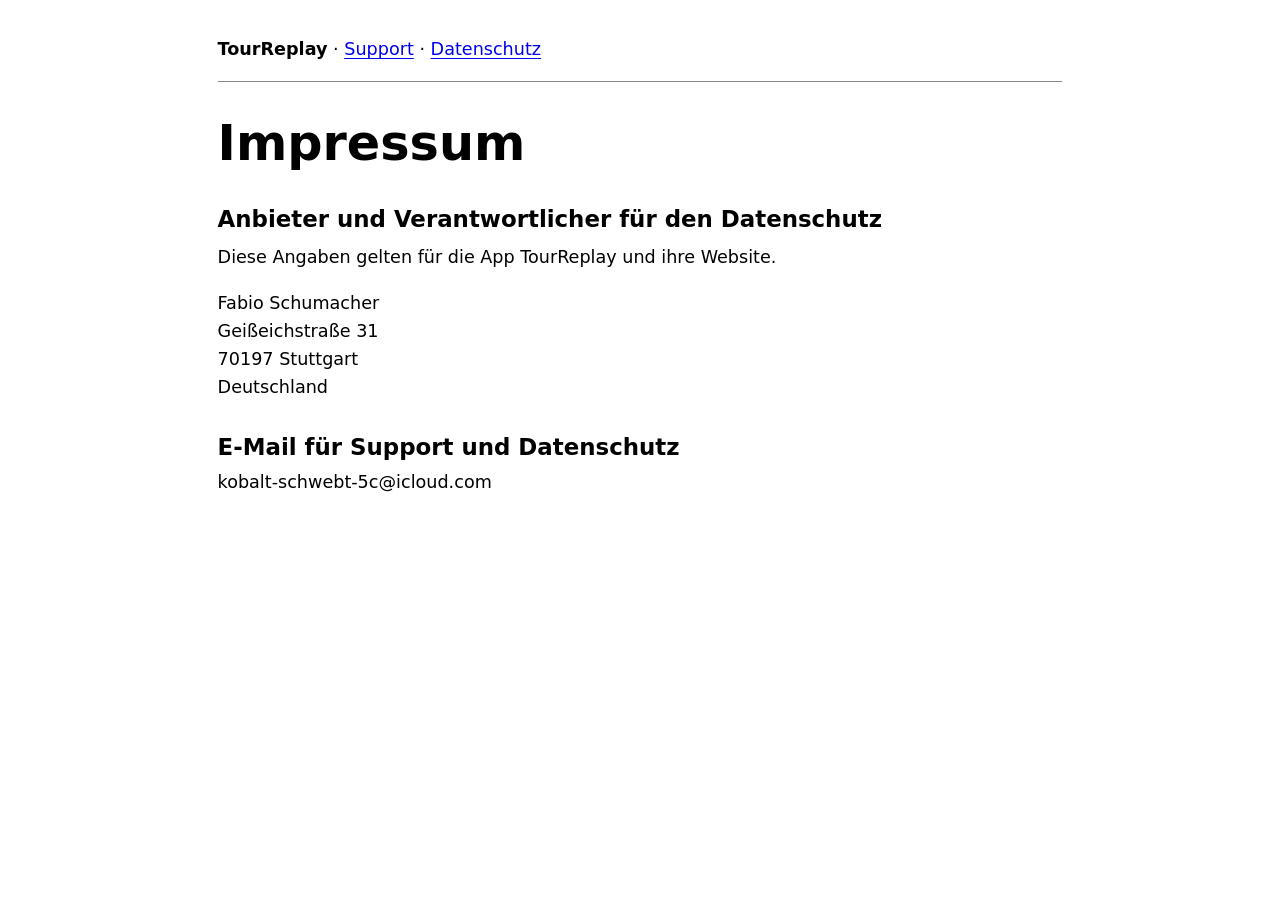
<file: tourreplay/impressum.html>
<!doctype html>
<html lang="de">
<head>
  <meta charset="utf-8">
  <meta name="viewport" content="width=device-width,initial-scale=1">
  <meta name="robots" content="noindex, nosnippet">
  <meta name="format-detection" content="telephone=no, email=no, address=no">
  <title>TourReplay – Impressum</title>
  <style>
    :root { color-scheme: light dark; font: 110%/1.6 system-ui, sans-serif; }
    body { max-width: 48rem; margin: auto; padding: 1rem clamp(1rem,5vw,3rem) 4rem; }
    header { padding: 1rem 0; border-block-end: 1px solid #888; }
    h1 { font-size: clamp(1.8rem,5vw,2.8rem); line-height: 1.15; }
    h2 { margin: 1.8rem 0 .3rem; font-size: 1.3rem; line-height: 1.3; }
    p { margin: .5rem 0 1rem; } a { text-underline-offset: .18em; }
    address { font-style: normal; overflow-wrap: anywhere; }
  </style>
</head>
<body>
<header><nav aria-label="TourReplay"><strong>TourReplay</strong> · <a href="support.html">Support</a> · <a href="datenschutz.html">Datenschutz</a></nav></header>
<main>
  <h1>Impressum</h1>
  <h2>Anbieter und Verantwortlicher für den Datenschutz</h2>
  <p>Diese Angaben gelten für die App TourReplay und ihre Website.</p>
  <address>Fabio Schumacher<br>Geißeichstraße 31<br>70197 Stuttgart<br>Deutschland</address>
  <h2>E-Mail für Support und Datenschutz</h2>
  <address>kobalt-schwebt-5c@icloud.com</address>
</main>
</body>
</html>
</file>
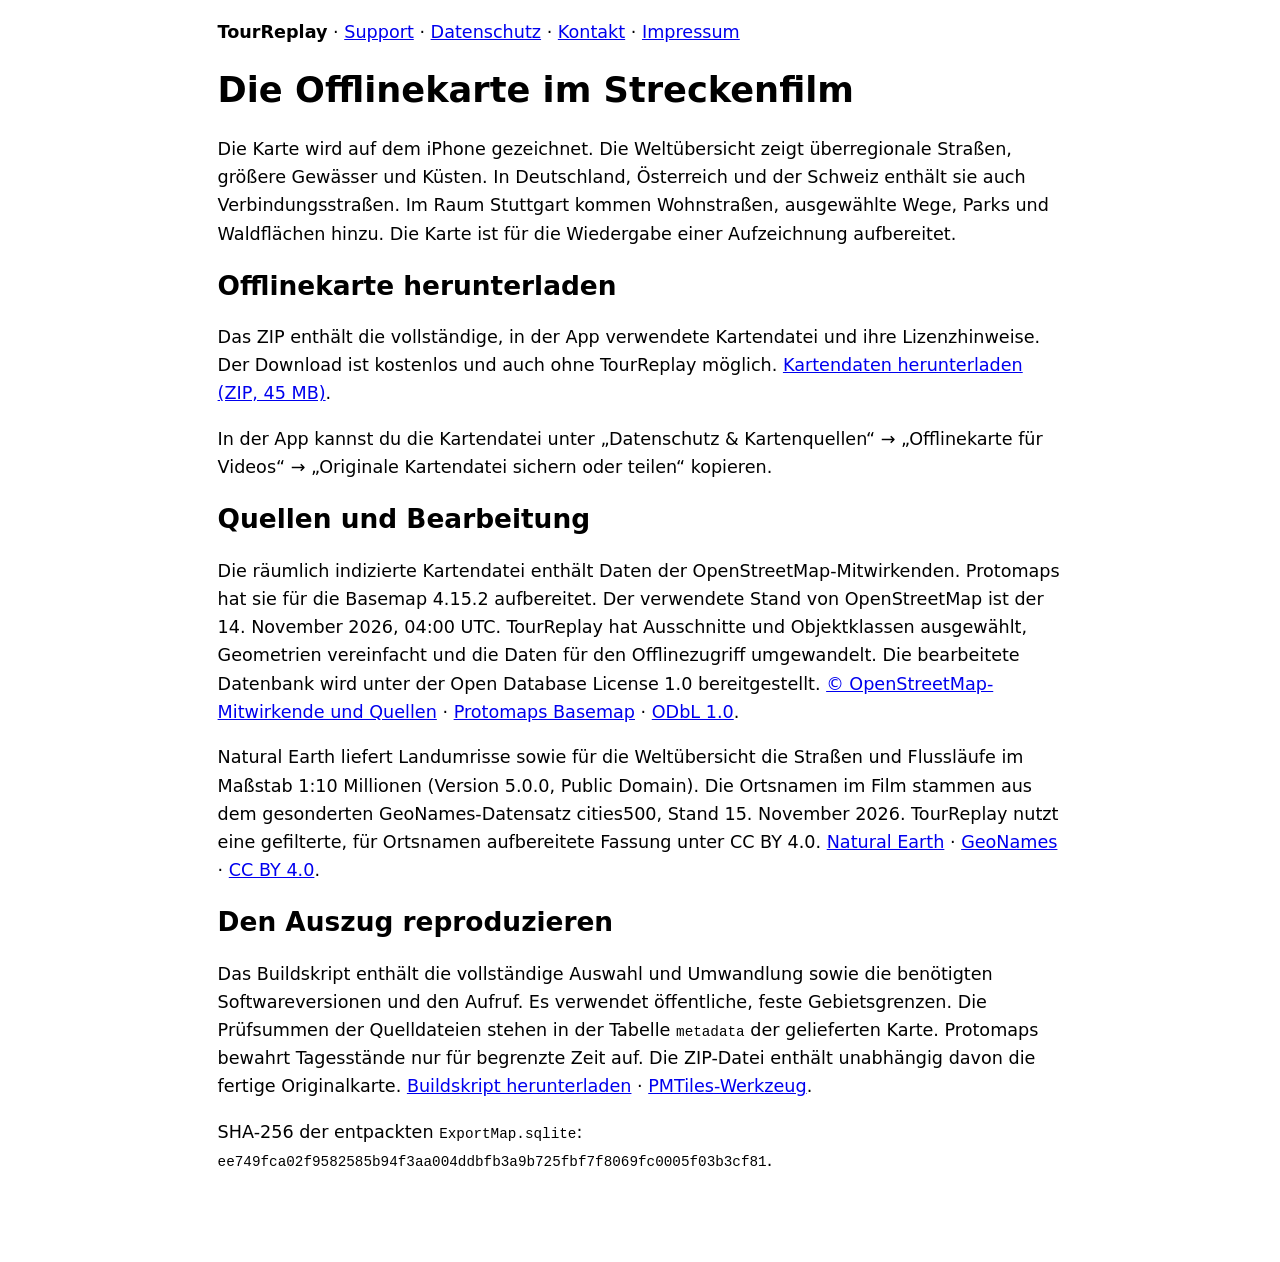
<file: tourreplay/kartendaten.html>
<!doctype html>
<html lang="de">
<head>
  <meta charset="utf-8"><meta name="viewport" content="width=device-width, initial-scale=1">
  <title>TourReplay – Offlinekartendaten</title>
  <style>
    :root { color-scheme: light dark; font: 110%/1.6 system-ui,sans-serif; }
    body { max-width: 48rem; margin: auto; padding: 1rem clamp(1rem,5vw,3rem) 4rem; }
    h1, h2 { line-height: 1.2; } code { overflow-wrap: anywhere; }
  </style>
</head>
<body>
<header><nav aria-label="TourReplay"><strong>TourReplay</strong> · <a href="support.html">Support</a> · <a href="datenschutz.html">Datenschutz</a> · <a href="kontakt.html">Kontakt</a> · <a href="impressum.html">Impressum</a></nav></header>
<main>
  <h1>Die Offlinekarte im Streckenfilm</h1>
  <p>Die Karte wird auf dem iPhone gezeichnet. Die Weltübersicht zeigt überregionale Straßen, größere Gewässer und Küsten. In Deutschland, Österreich und der Schweiz enthält sie auch Verbindungsstraßen. Im Raum Stuttgart kommen Wohnstraßen, ausgewählte Wege, Parks und Waldflächen hinzu. Die Karte ist für die Wiedergabe einer Aufzeichnung aufbereitet.</p>
  <h2>Offlinekarte herunterladen</h2>
  <p>Das ZIP enthält die vollständige, in der App verwendete Kartendatei und ihre Lizenzhinweise. Der Download ist kostenlos und auch ohne TourReplay möglich. <a href="tourreplay-exportkarte.zip" download>Kartendaten herunterladen (ZIP, 45 MB)</a>.</p>
  <p>In der App kannst du die Kartendatei unter „Datenschutz &amp; Kartenquellen“ → „Offlinekarte für Videos“ → „Originale Kartendatei sichern oder teilen“ kopieren.</p>
  <h2>Quellen und Bearbeitung</h2>
  <p>Die räumlich indizierte Kartendatei enthält Daten der OpenStreetMap-Mitwirkenden. Protomaps hat sie für die Basemap 4.15.2 aufbereitet. Der verwendete Stand von OpenStreetMap ist der 14. November 2026, 04:00 UTC. TourReplay hat Ausschnitte und Objektklassen ausgewählt, Geometrien vereinfacht und die Daten für den Offlinezugriff umgewandelt. Die bearbeitete Datenbank wird unter der Open Database License 1.0 bereitgestellt. <a href="https://www.openstreetmap.org/copyright">© OpenStreetMap-Mitwirkende und Quellen</a> · <a href="https://docs.protomaps.com/basemaps/downloads">Protomaps Basemap</a> · <a href="https://opendatacommons.org/licenses/odbl/1-0/">ODbL 1.0</a>.</p>
  <p>Natural Earth liefert Landumrisse sowie für die Weltübersicht die Straßen und Flussläufe im Maßstab 1:10 Millionen (Version 5.0.0, Public Domain). Die Ortsnamen im Film stammen aus dem gesonderten GeoNames-Datensatz cities500, Stand 15. November 2026. TourReplay nutzt eine gefilterte, für Ortsnamen aufbereitete Fassung unter CC BY 4.0. <a href="https://www.naturalearthdata.com/about/terms-of-use/">Natural Earth</a> · <a href="https://www.geonames.org/export/">GeoNames</a> · <a href="https://creativecommons.org/licenses/by/4.0/">CC BY 4.0</a>.</p>
  <h2>Den Auszug reproduzieren</h2>
  <p>Das Buildskript enthält die vollständige Auswahl und Umwandlung sowie die benötigten Softwareversionen und den Aufruf. Es verwendet öffentliche, feste Gebietsgrenzen. Die Prüfsummen der Quelldateien stehen in der Tabelle <code>metadata</code> der gelieferten Karte. Protomaps bewahrt Tagesstände nur für begrenzte Zeit auf. Die ZIP-Datei enthält unabhängig davon die fertige Originalkarte. <a href="exportkarte.py" download>Buildskript herunterladen</a> · <a href="https://docs.protomaps.com/pmtiles/cli">PMTiles-Werkzeug</a>.</p>
  <p>SHA-256 der entpackten <code>ExportMap.sqlite</code>: <code>ee749fca02f9582585b94f3aa004ddbfb3a9b725fbf7f8069fc0005f03b3cf81</code>.</p>
</main>
</body>
</html>
</file>
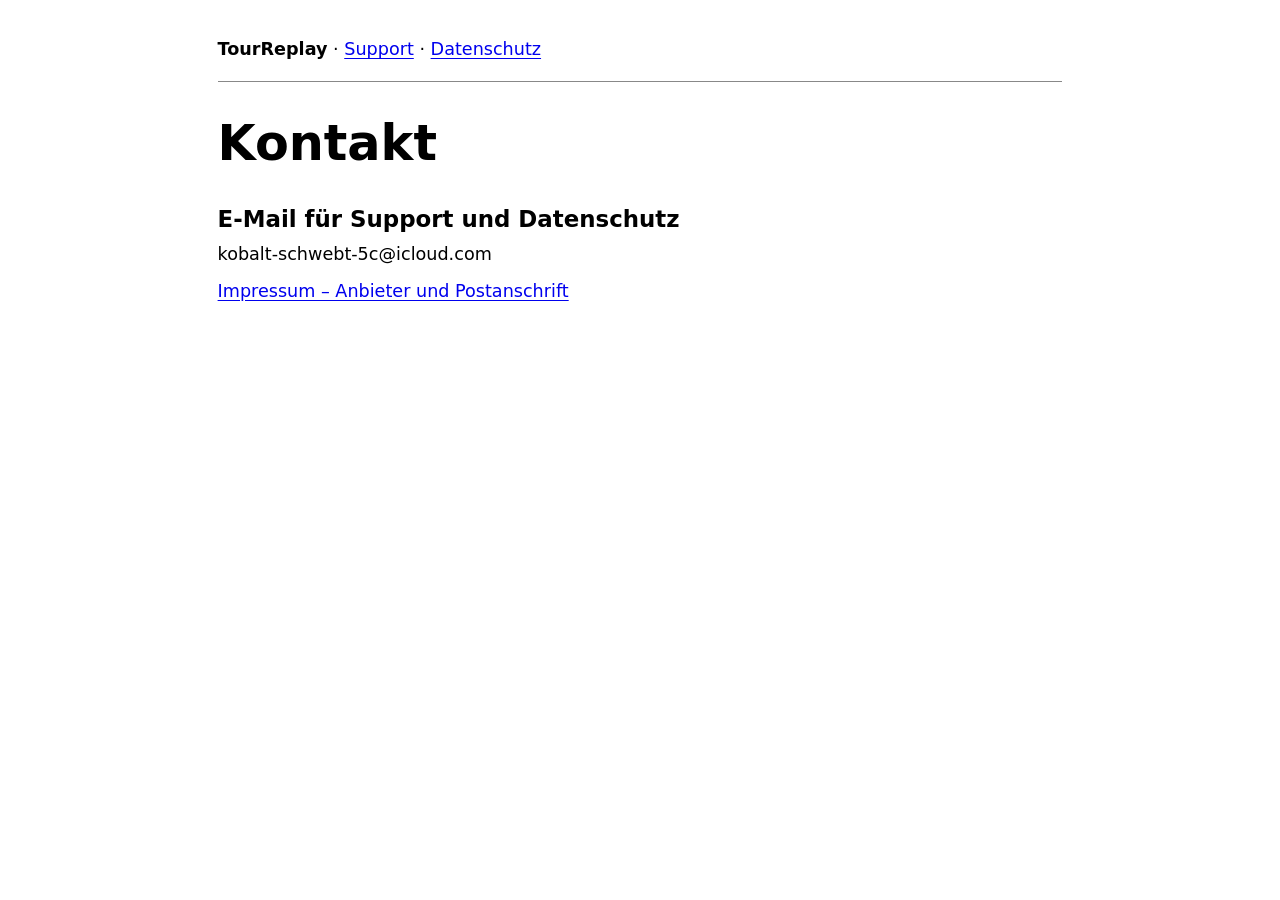
<file: tourreplay/kontakt.html>
<!doctype html>
<html lang="de">
<head>
  <meta charset="utf-8">
  <meta name="viewport" content="width=device-width,initial-scale=1">
  <meta name="robots" content="noindex, nosnippet">
  <meta name="format-detection" content="telephone=no, email=no, address=no">
  <title>TourReplay – Kontakt</title>
  <style>
    :root { color-scheme: light dark; font: 110%/1.6 system-ui, sans-serif; }
    body { max-width: 48rem; margin: auto; padding: 1rem clamp(1rem,5vw,3rem) 4rem; }
    header { padding: 1rem 0; border-block-end: 1px solid #888; }
    h1 { font-size: clamp(1.8rem,5vw,2.8rem); line-height: 1.15; }
    h2 { margin: 1.8rem 0 .3rem; font-size: 1.3rem; line-height: 1.3; }
    p { margin: .5rem 0 1rem; } a { text-underline-offset: .18em; }
    address { font-style: normal; overflow-wrap: anywhere; }
  </style>
</head>
<body>
<header><nav aria-label="TourReplay"><strong>TourReplay</strong> · <a href="support.html">Support</a> · <a href="datenschutz.html">Datenschutz</a></nav></header>
<main>
  <h1>Kontakt</h1>
  <h2>E-Mail für Support und Datenschutz</h2>
  <address>kobalt-schwebt-5c@icloud.com</address>
  <p><a href="impressum.html">Impressum – Anbieter und Postanschrift</a></p>
</main>
</body>
</html>
</file>
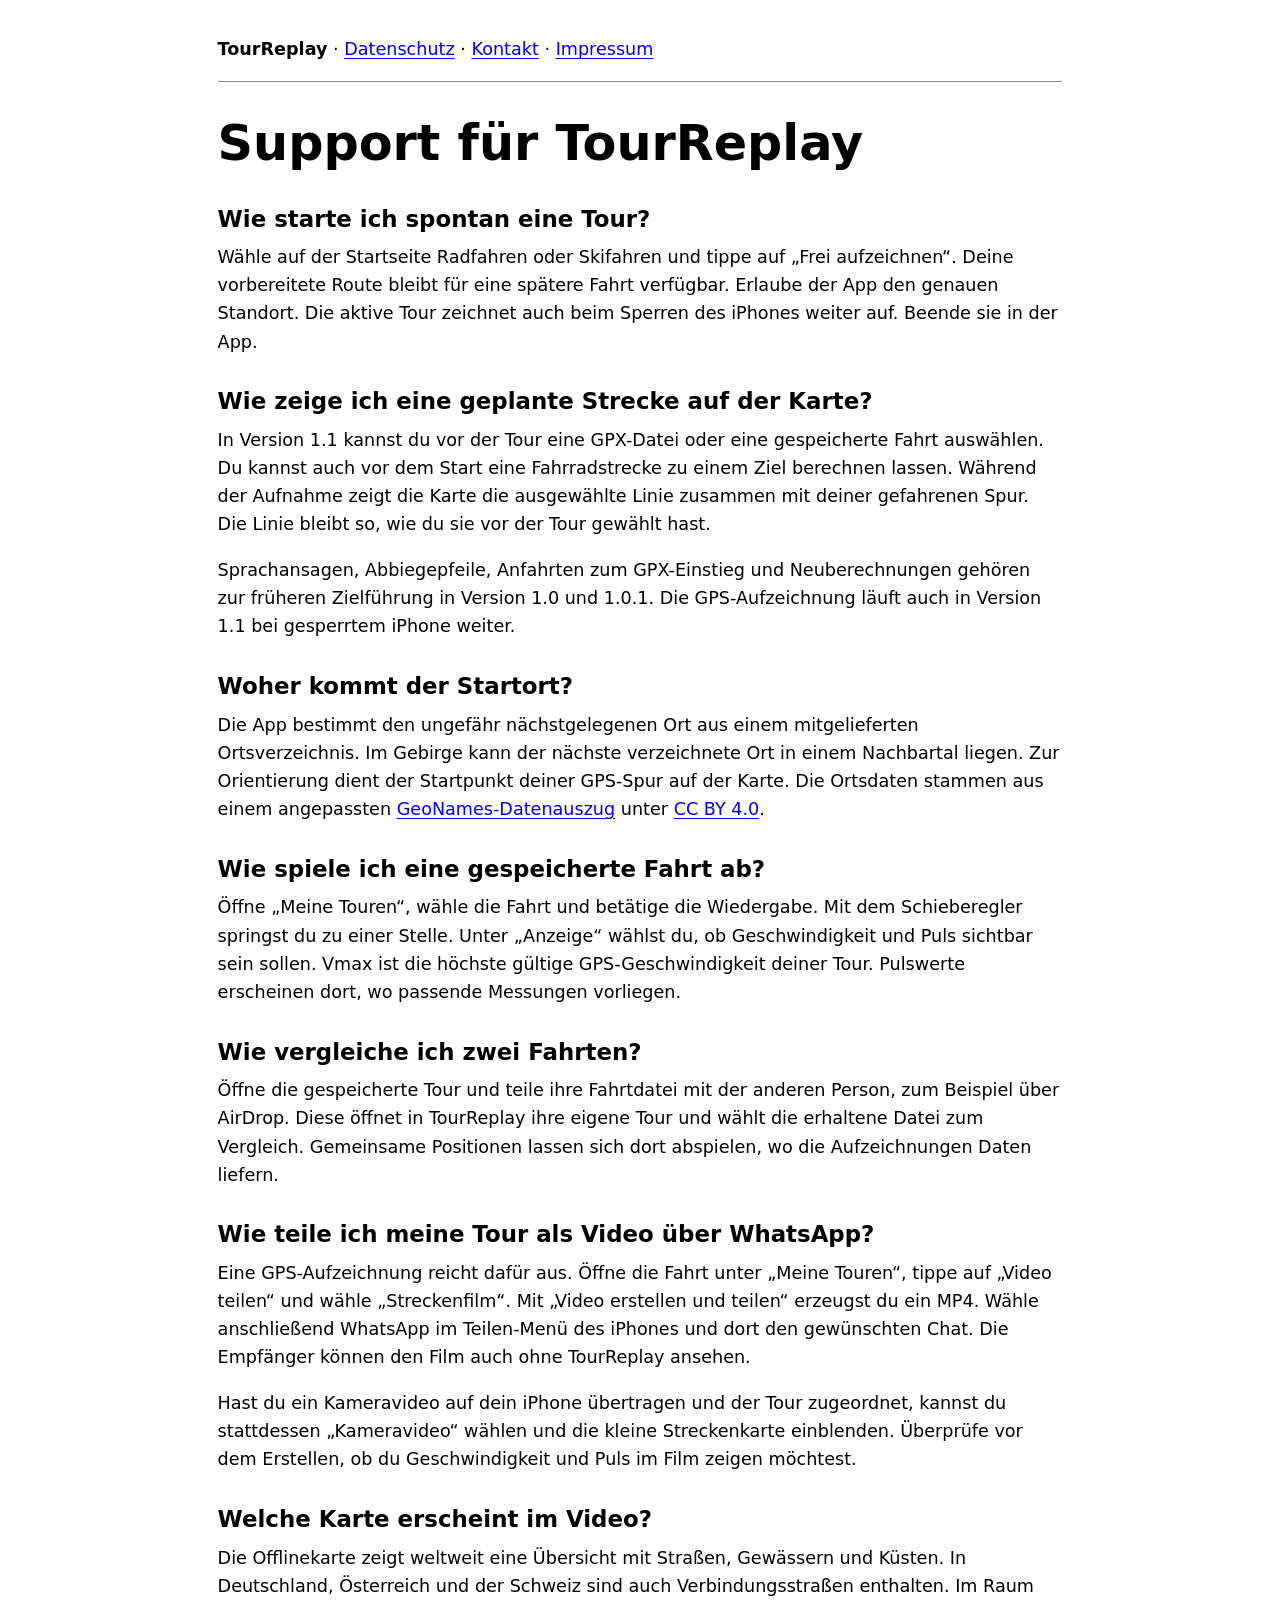
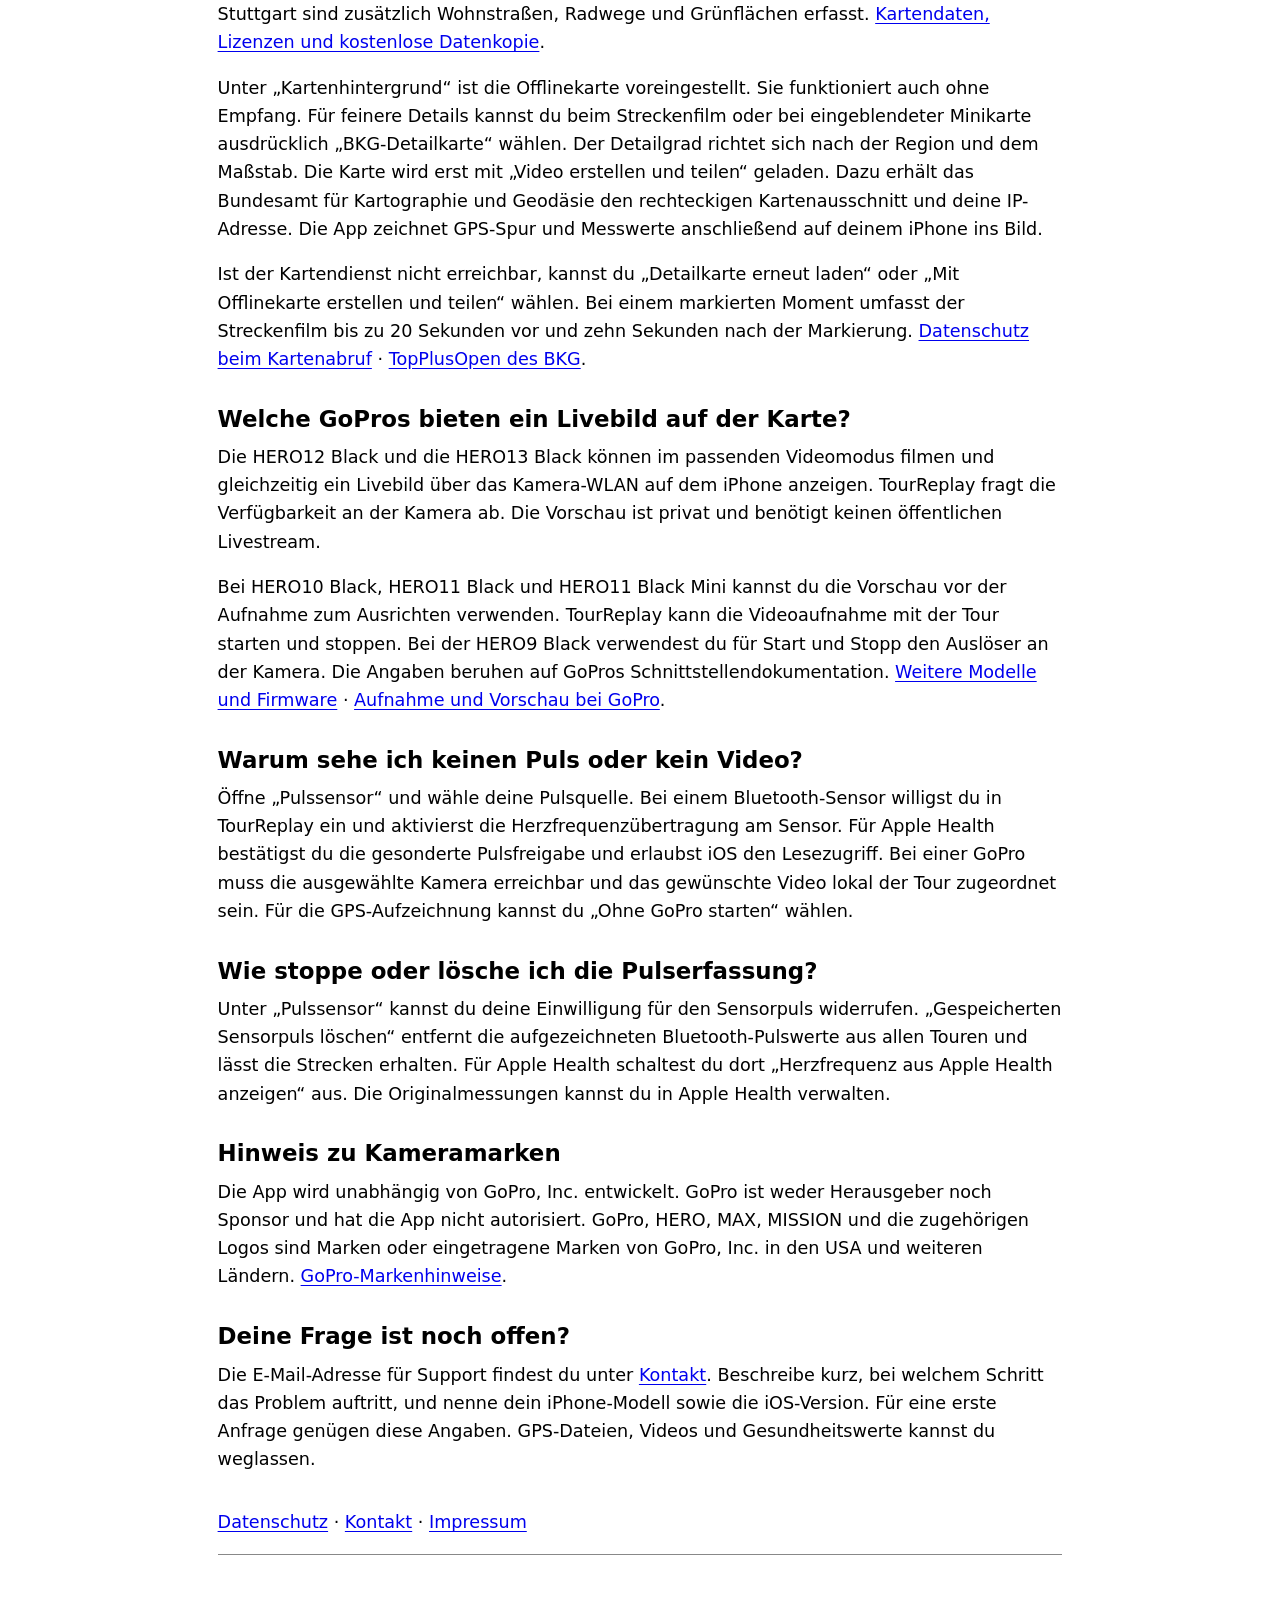
<file: tourreplay/support.html>
<!doctype html>
<html lang="de">
<head>
  <meta charset="utf-8">
  <meta name="viewport" content="width=device-width,initial-scale=1">
  <title>TourReplay – Support</title>
  <style>
    :root { color-scheme: light dark; font: 110%/1.6 system-ui, sans-serif; }
    body { max-width: 48rem; margin: auto; padding: 1rem clamp(1rem,5vw,3rem) 4rem; }
    header, footer { padding: 1rem 0; border-block-end: 1px solid #888; }
    h1 { font-size: clamp(1.8rem,5vw,2.8rem); line-height: 1.15; }
    h2 { margin: 1.8rem 0 .3rem; font-size: 1.3rem; line-height: 1.3; }
    p { margin: .5rem 0 1rem; } a { text-underline-offset: .18em; }
  </style>
</head>
<body>
<header><nav aria-label="TourReplay"><strong>TourReplay</strong> · <a href="datenschutz.html">Datenschutz</a> · <a href="kontakt.html">Kontakt</a> · <a href="impressum.html">Impressum</a></nav></header>
<main>
  <h1>Support für TourReplay</h1>
  <h2>Wie starte ich spontan eine Tour?</h2>
  <p>Wähle auf der Startseite Radfahren oder Skifahren und tippe auf „Frei aufzeichnen“. Deine vorbereitete Route bleibt für eine spätere Fahrt verfügbar. Erlaube der App den genauen Standort. Die aktive Tour zeichnet auch beim Sperren des iPhones weiter auf. Beende sie in der App.</p>
  <h2>Wie zeige ich eine geplante Strecke auf der Karte?</h2>
  <p>In Version 1.1 kannst du vor der Tour eine GPX-Datei oder eine gespeicherte Fahrt auswählen. Du kannst auch vor dem Start eine Fahrradstrecke zu einem Ziel berechnen lassen. Während der Aufnahme zeigt die Karte die ausgewählte Linie zusammen mit deiner gefahrenen Spur. Die Linie bleibt so, wie du sie vor der Tour gewählt hast.</p>
  <p>Sprachansagen, Abbiegepfeile, Anfahrten zum GPX-Einstieg und Neuberechnungen gehören zur früheren Zielführung in Version 1.0 und 1.0.1. Die GPS-Aufzeichnung läuft auch in Version 1.1 bei gesperrtem iPhone weiter.</p>
  <h2>Woher kommt der Startort?</h2>
  <p>Die App bestimmt den ungefähr nächstgelegenen Ort aus einem mitgelieferten Ortsverzeichnis. Im Gebirge kann der nächste verzeichnete Ort in einem Nachbartal liegen. Zur Orientierung dient der Startpunkt deiner GPS-Spur auf der Karte. Die Ortsdaten stammen aus einem angepassten <a href="https://www.geonames.org/export/">GeoNames-Datenauszug</a> unter <a href="https://creativecommons.org/licenses/by/4.0/">CC BY 4.0</a>.</p>
  <h2>Wie spiele ich eine gespeicherte Fahrt ab?</h2>
  <p>Öffne „Meine Touren“, wähle die Fahrt und betätige die Wiedergabe. Mit dem Schieberegler springst du zu einer Stelle. Unter „Anzeige“ wählst du, ob Geschwindigkeit und Puls sichtbar sein sollen. Vmax ist die höchste gültige GPS-Geschwindigkeit deiner Tour. Pulswerte erscheinen dort, wo passende Messungen vorliegen.</p>
  <h2>Wie vergleiche ich zwei Fahrten?</h2>
  <p>Öffne die gespeicherte Tour und teile ihre Fahrtdatei mit der anderen Person, zum Beispiel über AirDrop. Diese öffnet in TourReplay ihre eigene Tour und wählt die erhaltene Datei zum Vergleich. Gemeinsame Positionen lassen sich dort abspielen, wo die Aufzeichnungen Daten liefern.</p>
  <h2>Wie teile ich meine Tour als Video über WhatsApp?</h2>
  <p>Eine GPS-Aufzeichnung reicht dafür aus. Öffne die Fahrt unter „Meine Touren“, tippe auf „Video teilen“ und wähle „Streckenfilm“. Mit „Video erstellen und teilen“ erzeugst du ein MP4. Wähle anschließend WhatsApp im Teilen-Menü des iPhones und dort den gewünschten Chat. Die Empfänger können den Film auch ohne TourReplay ansehen.</p>
  <p>Hast du ein Kameravideo auf dein iPhone übertragen und der Tour zugeordnet, kannst du stattdessen „Kameravideo“ wählen und die kleine Streckenkarte einblenden. Überprüfe vor dem Erstellen, ob du Geschwindigkeit und Puls im Film zeigen möchtest.</p>
  <h2>Welche Karte erscheint im Video?</h2>
  <p>Die Offlinekarte zeigt weltweit eine Übersicht mit Straßen, Gewässern und Küsten. In Deutschland, Österreich und der Schweiz sind auch Verbindungsstraßen enthalten. Im Raum Stuttgart sind zusätzlich Wohnstraßen, Radwege und Grünflächen erfasst. <a href="kartendaten.html">Kartendaten, Lizenzen und kostenlose Datenkopie</a>.</p>
  <p>Unter „Kartenhintergrund“ ist die Offlinekarte voreingestellt. Sie funktioniert auch ohne Empfang. Für feinere Details kannst du beim Streckenfilm oder bei eingeblendeter Minikarte ausdrücklich „BKG-Detailkarte“ wählen. Der Detailgrad richtet sich nach der Region und dem Maßstab. Die Karte wird erst mit „Video erstellen und teilen“ geladen. Dazu erhält das Bundesamt für Kartographie und Geodäsie den rechteckigen Kartenausschnitt und deine IP-Adresse. Die App zeichnet GPS-Spur und Messwerte anschließend auf deinem iPhone ins Bild.</p>
  <p>Ist der Kartendienst nicht erreichbar, kannst du „Detailkarte erneut laden“ oder „Mit Offlinekarte erstellen und teilen“ wählen. Bei einem markierten Moment umfasst der Streckenfilm bis zu 20 Sekunden vor und zehn Sekunden nach der Markierung. <a href="datenschutz.html">Datenschutz beim Kartenabruf</a> · <a href="https://gdz.bkg.bund.de/index.php/default/wms-topplusopen-wms-topplus-open.html">TopPlusOpen des BKG</a>.</p>
  <h2>Welche GoPros bieten ein Livebild auf der Karte?</h2>
  <p>Die HERO12 Black und die HERO13 Black können im passenden Videomodus filmen und gleichzeitig ein Livebild über das Kamera-WLAN auf dem iPhone anzeigen. TourReplay fragt die Verfügbarkeit an der Kamera ab. Die Vorschau ist privat und benötigt keinen öffentlichen Livestream.</p>
  <p>Bei HERO10 Black, HERO11 Black und HERO11 Black Mini kannst du die Vorschau vor der Aufnahme zum Ausrichten verwenden. TourReplay kann die Videoaufnahme mit der Tour starten und stoppen. Bei der HERO9 Black verwendest du für Start und Stopp den Auslöser an der Kamera. Die Angaben beruhen auf GoPros Schnittstellendokumentation. <a href="https://gopro.github.io/OpenGoPro/docs/#compatibility">Weitere Modelle und Firmware</a> · <a href="https://gopro.github.io/OpenGoPro/docs/#stream-video">Aufnahme und Vorschau bei GoPro</a>.</p>
  <h2>Warum sehe ich keinen Puls oder kein Video?</h2>
  <p>Öffne „Pulssensor“ und wähle deine Pulsquelle. Bei einem Bluetooth-Sensor willigst du in TourReplay ein und aktivierst die Herzfrequenzübertragung am Sensor. Für Apple Health bestätigst du die gesonderte Pulsfreigabe und erlaubst iOS den Lesezugriff. Bei einer GoPro muss die ausgewählte Kamera erreichbar und das gewünschte Video lokal der Tour zugeordnet sein. Für die GPS-Aufzeichnung kannst du „Ohne GoPro starten“ wählen.</p>
  <h2>Wie stoppe oder lösche ich die Pulserfassung?</h2>
  <p>Unter „Pulssensor“ kannst du deine Einwilligung für den Sensorpuls widerrufen. „Gespeicherten Sensorpuls löschen“ entfernt die aufgezeichneten Bluetooth-Pulswerte aus allen Touren und lässt die Strecken erhalten. Für Apple Health schaltest du dort „Herzfrequenz aus Apple Health anzeigen“ aus. Die Originalmessungen kannst du in Apple Health verwalten.</p>
  <h2>Hinweis zu Kameramarken</h2>
  <p>Die App wird unabhängig von GoPro, Inc. entwickelt. GoPro ist weder Herausgeber noch Sponsor und hat die App nicht autorisiert. GoPro, HERO, MAX, MISSION und die zugehörigen Logos sind Marken oder eingetragene Marken von GoPro, Inc. in den USA und weiteren Ländern. <a href="https://gopro.com/en/us/legal/trademarks">GoPro-Markenhinweise</a>.</p>
  <h2 id="kontakt">Deine Frage ist noch offen?</h2>
  <p>Die E-Mail-Adresse für Support findest du unter <a href="kontakt.html">Kontakt</a>. Beschreibe kurz, bei welchem Schritt das Problem auftritt, und nenne dein iPhone-Modell sowie die iOS-Version. Für eine erste Anfrage genügen diese Angaben. GPS-Dateien, Videos und Gesundheitswerte kannst du weglassen.</p>
</main>
<footer><a href="datenschutz.html">Datenschutz</a> · <a href="kontakt.html">Kontakt</a> · <a href="impressum.html">Impressum</a></footer>
</body>
</html>
</file>
<file: styles.css>
:root {
  color-scheme: light dark;
  --background: #ffffff;
  --surface: #f5f5f7;
  --surface-strong: #ececf0;
  --text: #17171a;
  --muted: #68686f;
  --line: #dedee3;
  --accent: #2864dc;
  --accent-soft: #eaf0ff;
}

@media (prefers-color-scheme: dark) {
  :root {
    --background: #111113;
    --surface: #1c1c1f;
    --surface-strong: #27272b;
    --text: #f4f4f6;
    --muted: #aaaab1;
    --line: #35353a;
    --accent: #75a2ff;
    --accent-soft: #1b2948;
  }
}

* {
  box-sizing: border-box;
}

html {
  -webkit-text-size-adjust: 100%;
}

body {
  margin: 0;
  font-family: -apple-system, BlinkMacSystemFont, "Segoe UI", sans-serif;
  font-size: 1rem;
  line-height: 1.65;
  color: var(--text);
  background: var(--background);
}

a {
  color: var(--accent);
  text-underline-offset: 0.16em;
}

a:hover {
  text-decoration-thickness: 0.12em;
}

.site-shell {
  width: min(calc(100% - 40px), 780px);
  margin: 0 auto;
  padding: clamp(48px, 8vw, 84px) 0 32px;
}

.site-header {
  margin-bottom: clamp(36px, 7vw, 58px);
}

.eyebrow {
  margin: 0 0 10px;
  color: var(--muted);
  font-size: 0.78rem;
  font-weight: 650;
  letter-spacing: 0.09em;
  text-transform: uppercase;
}

h1,
h2,
h3 {
  line-height: 1.2;
}

h1 {
  max-width: 13ch;
  margin: 0;
  font-size: clamp(2.25rem, 8vw, 4.5rem);
  letter-spacing: -0.035em;
}

h2 {
  margin: 2.8rem 0 0.8rem;
  font-size: clamp(1.35rem, 4vw, 1.7rem);
  letter-spacing: -0.015em;
}

h3 {
  margin: 1.6rem 0 0.45rem;
  font-size: 1.05rem;
}

p,
ul {
  margin-top: 0.7rem;
}

.lead {
  max-width: 58ch;
  margin: 1rem 0 0;
  color: var(--muted);
  font-size: clamp(1.05rem, 2.8vw, 1.2rem);
}

.card {
  margin: 1.5rem 0;
  padding: 20px;
  border: 1px solid var(--line);
  border-radius: 18px;
  background: var(--surface);
}

.card > :first-child,
.legal-panel > :first-child {
  margin-top: 0;
}

.card > :last-child,
.legal-panel > :last-child {
  margin-bottom: 0;
}

.notice {
  border-left: 4px solid var(--accent);
}

.faq {
  margin-top: 1rem;
  border-top: 1px solid var(--line);
}

.faq details {
  border-bottom: 1px solid var(--line);
  padding: 0.95rem 0;
}

.faq summary {
  cursor: pointer;
  font-weight: 650;
}

.faq details p {
  margin: 0.65rem 0 0;
  color: var(--muted);
}

.action {
  display: inline-flex;
  align-items: center;
  min-height: 44px;
  margin-top: 0.5rem;
  padding: 0.55rem 0.9rem;
  border-radius: 10px;
  color: #ffffff;
  background: #2864dc;
  font-weight: 650;
  text-decoration: none;
}

.action:hover {
  text-decoration: none;
  filter: brightness(1.06);
}

.legal-panel {
  margin-top: 1.2rem;
  padding: 18px 0;
  border-top: 1px solid var(--line);
  border-bottom: 1px solid var(--line);
}

address {
  font-style: normal;
}

.muted {
  color: var(--muted);
}

.small {
  font-size: 0.88rem;
}

.site-footer {
  display: flex;
  flex-wrap: wrap;
  align-items: center;
  justify-content: space-between;
  gap: 10px 20px;
  margin-top: 4rem;
  padding-top: 1.2rem;
  border-top: 1px solid var(--line);
  color: var(--muted);
  font-size: 0.82rem;
}

.site-footer p {
  margin: 0;
}

.site-footer nav {
  display: flex;
  flex-wrap: wrap;
  gap: 8px 14px;
}

.site-footer a {
  color: inherit;
}

@media (max-width: 520px) {
  .site-shell {
    width: min(calc(100% - 32px), 780px);
    padding-top: 38px;
  }

  .site-footer {
    align-items: flex-start;
    flex-direction: column;
  }
}
</file>
